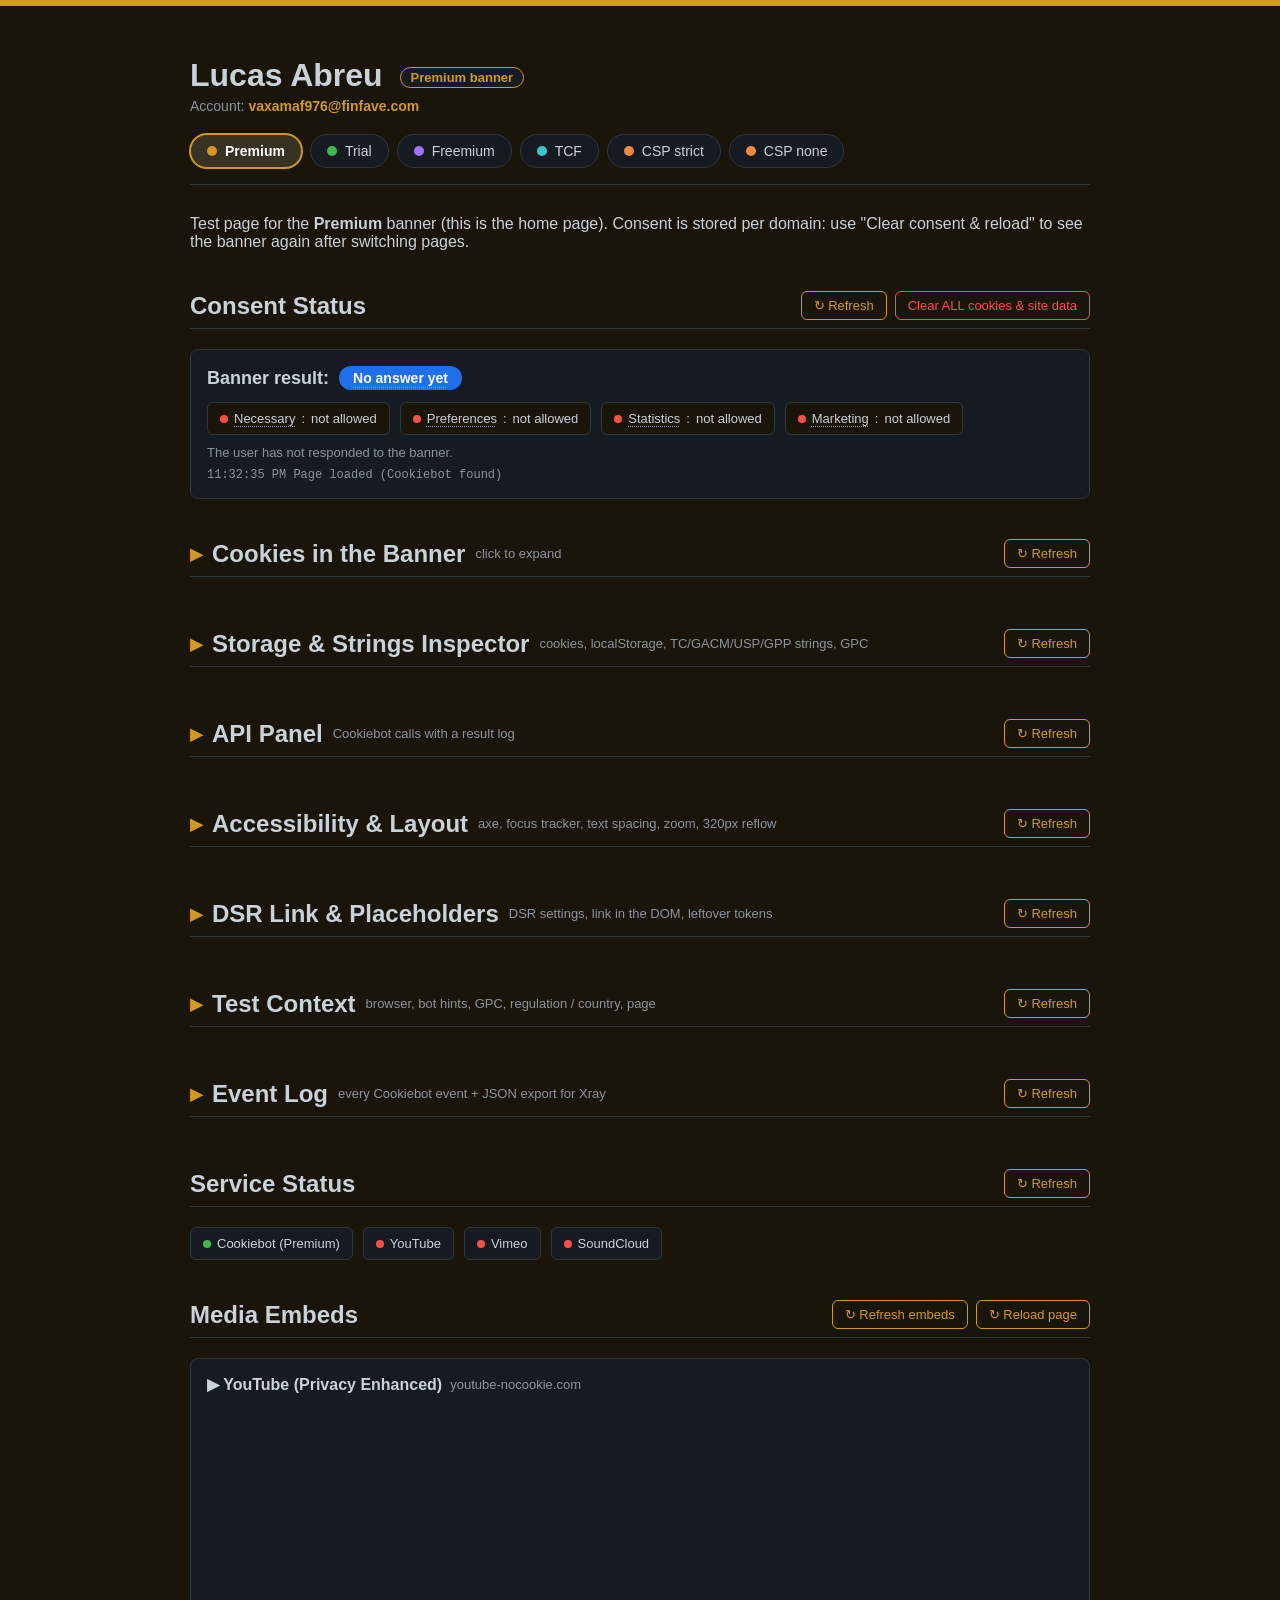
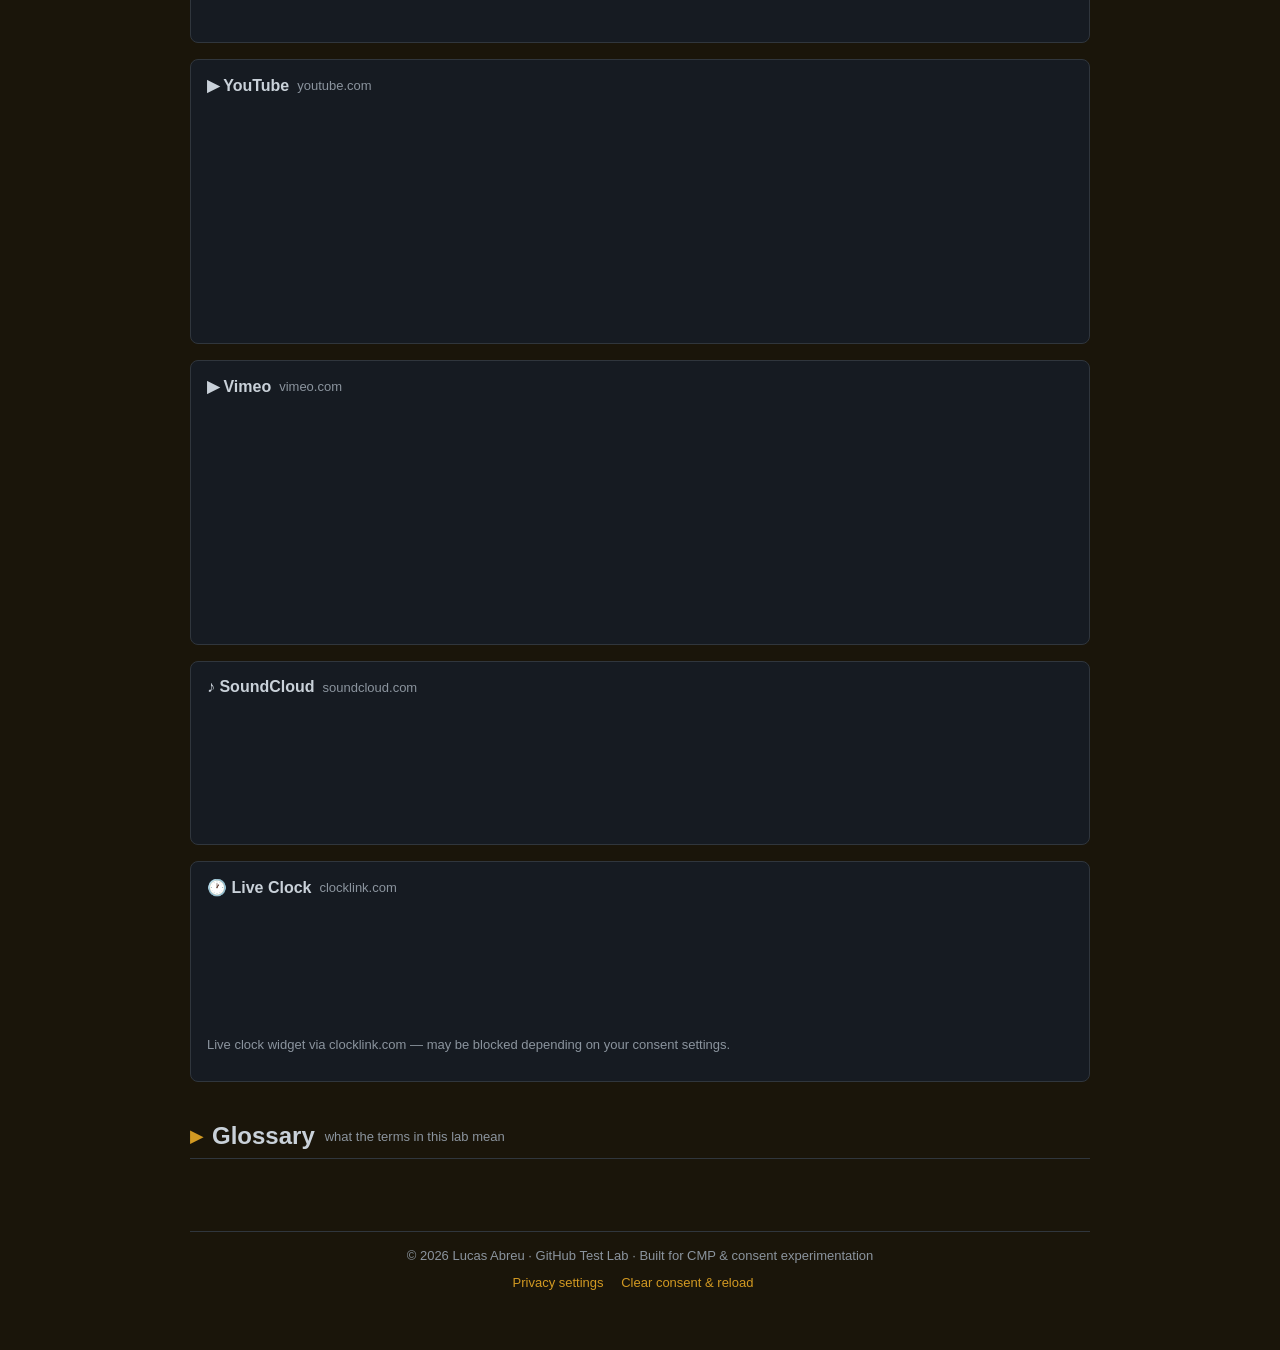
<file: index.html>
<!DOCTYPE html>
<html lang="en">
<head>
<meta charset="UTF-8">
<meta name="viewport" content="width=device-width, initial-scale=1.0">
<title>Premium Banner - Lucas Abreu</title>

<!-- Records Cookiebot events from the very start: keep it BEFORE the banner script -->
<script src="event-log.js?v=20261014a"></script>
<!-- Premium banner script (must load before any other script/tracker) -->
<script id="Cookiebot" src="https://dev-consent-cookiebot-com.cookiebot.dev/uc.js" data-cbid="b6cccea1-1f09-49ef-a409-1b42962cec18" data-blockingmode="auto" type="text/javascript"></script>

<link rel="stylesheet" href="style.css?v=20261014a">
</head>
<body class="page-premium">

<header>
  <h1>Lucas Abreu <span class="banner-tag">Premium banner</span></h1>
  <p class="account">Account: <strong>vaxamaf976@finfave.com</strong></p>
</header>

<nav aria-label="Banner pages">
  <a class="tab-premium" href="index.html" aria-current="page">Premium</a>
  <a class="tab-trial" href="trial.html">Trial</a>
  <a class="tab-freemium" href="freemium.html">Freemium</a>
  <a class="tab-tcf" href="tcf.html">TCF</a>
  <a class="tab-csp" href="csp-strict.html">CSP strict</a>
  <a class="tab-csp" href="csp-none.html">CSP none</a>
</nav>

<main>
  <p>Test page for the <strong>Premium</strong> banner (this is the home page). Consent is stored per domain: use "Clear consent &amp; reload" to see the banner again after switching pages.</p>

  <h2 class="with-action"><span data-tip="What the banner says the visitor chose right now (read from window.Cookiebot), plus the events that changed it.">Consent Status</span>
    <span class="btn-group">
    <button type="button" class="btn-refresh" data-tip="Re-read the consent the banner currently reports" onclick="refreshConsentStatus()">&#8635; Refresh</button>
    <button type="button" class="btn-danger" data-tip="Wipes cookies, storage and caches for this site, then reloads" onclick="clearAllSiteData()">Clear ALL cookies &amp; site data</button>
    </span>
  </h2>
  <div class="card pending" id="consent-panel">
    <div class="consent-summary">Banner result: <span class="badge">Checking…</span></div>
    <div class="consent-cats">
      <div class="consent-cat" id="cat-necessary"><span class="dot"></span> Necessary: <span class="val">–</span></div>
      <div class="consent-cat" id="cat-preferences"><span class="dot"></span> Preferences: <span class="val">–</span></div>
      <div class="consent-cat" id="cat-statistics"><span class="dot"></span> Statistics: <span class="val">–</span></div>
      <div class="consent-cat" id="cat-marketing"><span class="dot"></span> Marketing: <span class="val">–</span></div>
    </div>
    <div class="consent-meta" id="consent-meta"></div>
    <ul id="consent-log"></ul>
  </div>

  <details class="collapsible">
    <summary><span data-tip="The cookie list the banner shows to visitors, loaded from the Cookiebot server for this domain group.">Cookies in the Banner</span> <span class="hint">click to expand</span>
      <button type="button" class="btn-refresh" data-tip="Reload the cookie list from the banner server" onclick="loadCookieDeclaration()">&#8635; Refresh</button>
    </summary>
    <p id="cookie-declaration-msg"></p>
    <div id="cookie-declaration"></div>
  </details>

  <details class="collapsible">
    <summary><span data-tip="What the banner actually wrote: cookies and the TCF consent string. Use it to verify the stored result after answering.">Storage &amp; Strings Inspector</span> <span class="hint">cookies, localStorage, TC/GACM/USP/GPP strings, GPC</span></summary>
    <div class="card" id="inspector"></div>
  </details>

  <details class="collapsible">
    <summary><span data-tip="One button per Cookiebot API call, so you do not type them in the DevTools console. Every call is logged with its result.">API Panel</span> <span class="hint">Cookiebot calls with a result log</span></summary>
    <div class="card" id="api-panel"></div>
  </details>

  <details class="collapsible">
    <summary><span data-tip="Accessibility and layout checks of the banner only (not this page): axe rules, focus order, text spacing, zoom, 320px reflow.">Accessibility &amp; Layout</span> <span class="hint">axe, focus tracker, text spacing, zoom, 320px reflow</span></summary>
    <div class="card" id="a11y-panel"></div>
  </details>

  <details class="collapsible">
    <summary><span data-tip="The Data subject request (DSR) link in the banner: what the script received, whether the link and its container are in the DOM, and any [#PLACEHOLDER#] left unreplaced.">DSR Link &amp; Placeholders</span> <span class="hint">DSR settings, link in the DOM, leftover tokens</span></summary>
    <div class="card" id="dsr-panel"></div>
  </details>

  <details class="collapsible">
    <summary><span data-tip="In which conditions this test runs: browser, bot hints, privacy signals and what Cookiebot reports.">Test Context</span> <span class="hint">browser, bot hints, GPC, regulation / country, page</span></summary>
    <div class="card" id="test-context"></div>
  </details>

  <details class="collapsible">
    <summary><span data-tip="Every Cookiebot event with its time and the consent state, kept across reloads. Export it as JSON for Xray.">Event Log</span> <span class="hint">every Cookiebot event + JSON export for Xray</span></summary>
    <div class="card" id="event-log"></div>
  </details>

  <h2 class="with-action"><span data-tip="Green = the embed received its src, so Cookiebot allowed it. Red = still blocked, waiting for consent in its category.">Service Status</span>
    <button type="button" class="btn-refresh" data-tip="Re-check which services are loaded or blocked" onclick="refreshServiceStatus()">&#8635; Refresh</button>
  </h2>
  <div id="status-panel">
    <div class="status-item"><span class="dot loaded"></span> Cookiebot (Premium)</div>
    <div class="status-item"><span class="dot" id="dot-yt"></span> YouTube</div>
    <div class="status-item"><span class="dot" id="dot-vimeo"></span> Vimeo</div>
    <div class="status-item"><span class="dot" id="dot-sc"></span> SoundCloud</div>
  </div>

  <h2 class="with-action"><span data-tip="Third-party embeds marked data-cookieconsent=marketing. They load only after Marketing consent.">Media Embeds</span>
    <span class="btn-group">
      <button type="button" class="btn-refresh" data-tip="Re-run blocked scripts and reload loaded embeds" onclick="reloadEmbeds()">&#8635; Refresh embeds</button>
      <button type="button" class="btn-refresh" data-tip="Full reload: use this if an embed is still blocked after Allow" onclick="location.reload()">&#8635; Reload page</button>
    </span>
  </h2>

  <div class="card">
    <div class="card-title">▶ YouTube (Privacy Enhanced) <span class="domain">youtube-nocookie.com</span></div>
    <iframe id="frame-yt-nc" height="220" data-src="https://www.youtube-nocookie.com/embed/bp612TdEK1c" data-cookieconsent="marketing" allowfullscreen></iframe>
  </div>

  <div class="card">
    <div class="card-title">▶ YouTube <span class="domain">youtube.com</span></div>
    <iframe id="frame-yt" height="220" data-src="https://www.youtube.com/embed/tROVq1lW0IU" data-cookieconsent="marketing" allowfullscreen></iframe>
  </div>

  <div class="card">
    <div class="card-title">▶ Vimeo <span class="domain">vimeo.com</span></div>
    <iframe id="frame-vimeo" height="220" data-src="https://player.vimeo.com/video/76979871" data-cookieconsent="marketing" allowfullscreen></iframe>
  </div>

  <div class="card">
    <div class="card-title">♪ SoundCloud <span class="domain">soundcloud.com</span></div>
    <iframe id="frame-sc" height="120" data-src="https://w.soundcloud.com/player/?url=https%3A//api.soundcloud.com/tracks/1398648325&color=%2358a6ff&auto_play=false&show_artwork=true" data-cookieconsent="marketing"></iframe>
  </div>

  <div class="card">
    <div class="card-title">🕐 Live Clock <span class="domain">clocklink.com</span></div>
    <iframe height="120" src="https://www.clocklink.com/html5embed.php?clock=004&timezone=ACST&color=green&size=120"></iframe>
    <p class="note">Live clock widget via clocklink.com — may be blocked depending on your consent settings.</p>
  </div>

  <details class="collapsible">
    <summary><span data-tip="What every technical term used in this lab means. Terms with a dotted underline also explain themselves on hover, focus or tap.">Glossary</span> <span class="hint">what the terms in this lab mean</span></summary>
    <div class="card" id="glossary"></div>
  </details>
</main>

<footer>
  &copy; 2026 Lucas Abreu · GitHub Test Lab · Built for CMP & consent experimentation
  <div class="tools">
    <a data-tip="Reopen the banner" onclick="window.Cookiebot && window.Cookiebot.show()">Privacy settings</a>
    <a data-tip="Delete only the consent cookies and reload" onclick="clearConsent()">Clear consent &amp; reload</a>
  </div>
</footer>

<script src="status.js?v=20261014a"></script>
<script src="lab-ui.js?v=20261014a"></script>
<script src="inspector.js?v=20261014a"></script>
<script src="api-panel.js?v=20261014a"></script>
<script src="a11y-panel.js?v=20261014a"></script>
<script src="dsr-panel.js?v=20261014b"></script>
<script src="context-panel.js?v=20261014a"></script>
<script src="events-panel.js?v=20261014a"></script>
<script src="glossary.js?v=20261014a"></script>

</body>
</html>
</file>
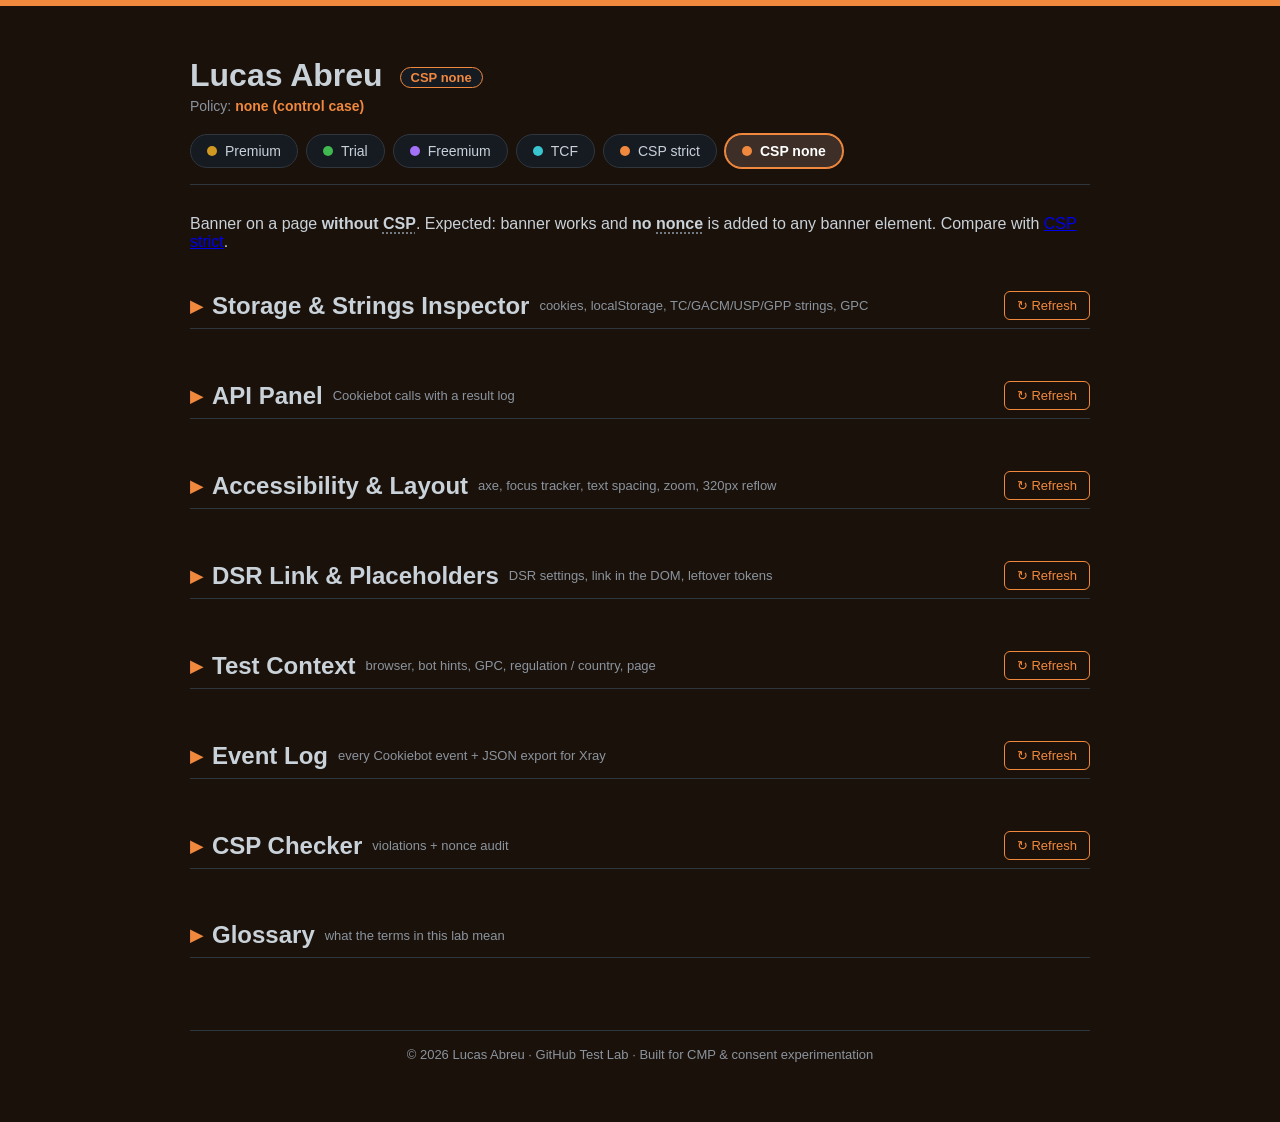
<file: csp-none.html>
<!DOCTYPE html>
<html lang="en">
<head>
<meta charset="UTF-8">
<meta name="viewport" content="width=device-width, initial-scale=1.0">
<title>CSP None - Lucas Abreu</title>

<!--
  CONTROL PAGE: identical to csp-strict.html but WITHOUT any CSP and WITHOUT a nonce.
  Covers: EUD-6153 (no nonce is added to banner elements on pages without a CSP).
  Do not add a CSP <meta> here; the checker detects "no CSP" by its absence.
-->

<script src="event-log.js?v=20261014a"></script>
<script src="lab-ui.js?v=20261014a"></script>
<script src="csp-checker.js?v=20261014a"></script>

<script id="Cookiebot" src="https://dev-consent-cookiebot-com.cookiebot.dev/uc.js" data-cbid="d45d85e4-ae7a-4fc0-9187-d580391adfb0" type="text/javascript"></script>

<link rel="stylesheet" href="style.css?v=20261014a">
</head>
<body class="page-csp">

<header>
  <h1>Lucas Abreu <span class="banner-tag">CSP none</span></h1>
  <p class="account">Policy: <strong>none (control case)</strong></p>
</header>

<nav aria-label="Banner pages">
  <a class="tab-premium" href="index.html">Premium</a>
  <a class="tab-trial" href="trial.html">Trial</a>
  <a class="tab-freemium" href="freemium.html">Freemium</a>
  <a class="tab-tcf" href="tcf.html">TCF</a>
  <a class="tab-csp" href="csp-strict.html">CSP strict</a>
  <a class="tab-csp" href="csp-none.html" aria-current="page">CSP none</a>
</nav>

<main>
  <p>Banner on a page <strong>without CSP</strong>. Expected: banner works and <strong>no nonce</strong> is added to any banner element. Compare with <a href="csp-strict.html">CSP strict</a>.</p>

  <details class="collapsible">
    <summary><span data-tip="What the banner actually wrote: cookies and the TCF consent string. Use it to verify the stored result after answering.">Storage &amp; Strings Inspector</span> <span class="hint">cookies, localStorage, TC/GACM/USP/GPP strings, GPC</span></summary>
    <div class="card" id="inspector"></div>
  </details>

  <details class="collapsible">
    <summary><span data-tip="One button per Cookiebot API call, so you do not type them in the DevTools console. Every call is logged with its result.">API Panel</span> <span class="hint">Cookiebot calls with a result log</span></summary>
    <div class="card" id="api-panel"></div>
  </details>

  <details class="collapsible">
    <summary><span data-tip="Accessibility and layout checks of the banner only (not this page): axe rules, focus order, text spacing, zoom, 320px reflow.">Accessibility &amp; Layout</span> <span class="hint">axe, focus tracker, text spacing, zoom, 320px reflow</span></summary>
    <div class="card" id="a11y-panel"></div>
  </details>

  <details class="collapsible">
    <summary><span data-tip="The Data subject request (DSR) link in the banner: what the script received, whether the link and its container are in the DOM, and any [#PLACEHOLDER#] left unreplaced.">DSR Link &amp; Placeholders</span> <span class="hint">DSR settings, link in the DOM, leftover tokens</span></summary>
    <div class="card" id="dsr-panel"></div>
  </details>

  <details class="collapsible">
    <summary><span data-tip="In which conditions this test runs: browser, bot hints, privacy signals and what Cookiebot reports.">Test Context</span> <span class="hint">browser, bot hints, GPC, regulation / country, page</span></summary>
    <div class="card" id="test-context"></div>
  </details>

  <details class="collapsible">
    <summary><span data-tip="Every Cookiebot event with its time and the consent state, kept across reloads. Export it as JSON for Xray.">Event Log</span> <span class="hint">every Cookiebot event + JSON export for Xray</span></summary>
    <div class="card" id="event-log"></div>
  </details>

  <details class="collapsible">
    <summary><span data-tip="CSP violations of this page, and whether every script / style created by the banner carries the page nonce.">CSP Checker</span> <span class="hint">violations + nonce audit</span></summary>
    <div class="card" id="csp-checker"></div>
  </details>

  <details class="collapsible">
    <summary><span data-tip="What every technical term used in this lab means. Terms with a dotted underline also explain themselves on hover, focus or tap.">Glossary</span> <span class="hint">what the terms in this lab mean</span></summary>
    <div class="card" id="glossary"></div>
  </details>
</main>

<footer>
  &copy; 2026 Lucas Abreu · GitHub Test Lab · Built for CMP &amp; consent experimentation
</footer>

<script src="inspector.js?v=20261014a"></script>
<script src="api-panel.js?v=20261014a"></script>
<script src="a11y-panel.js?v=20261014a"></script>
<script src="dsr-panel.js?v=20261014b"></script>
<script src="context-panel.js?v=20261014a"></script>
<script src="events-panel.js?v=20261014a"></script>
<script src="glossary.js?v=20261014a"></script>
</body>
</html>
</file>
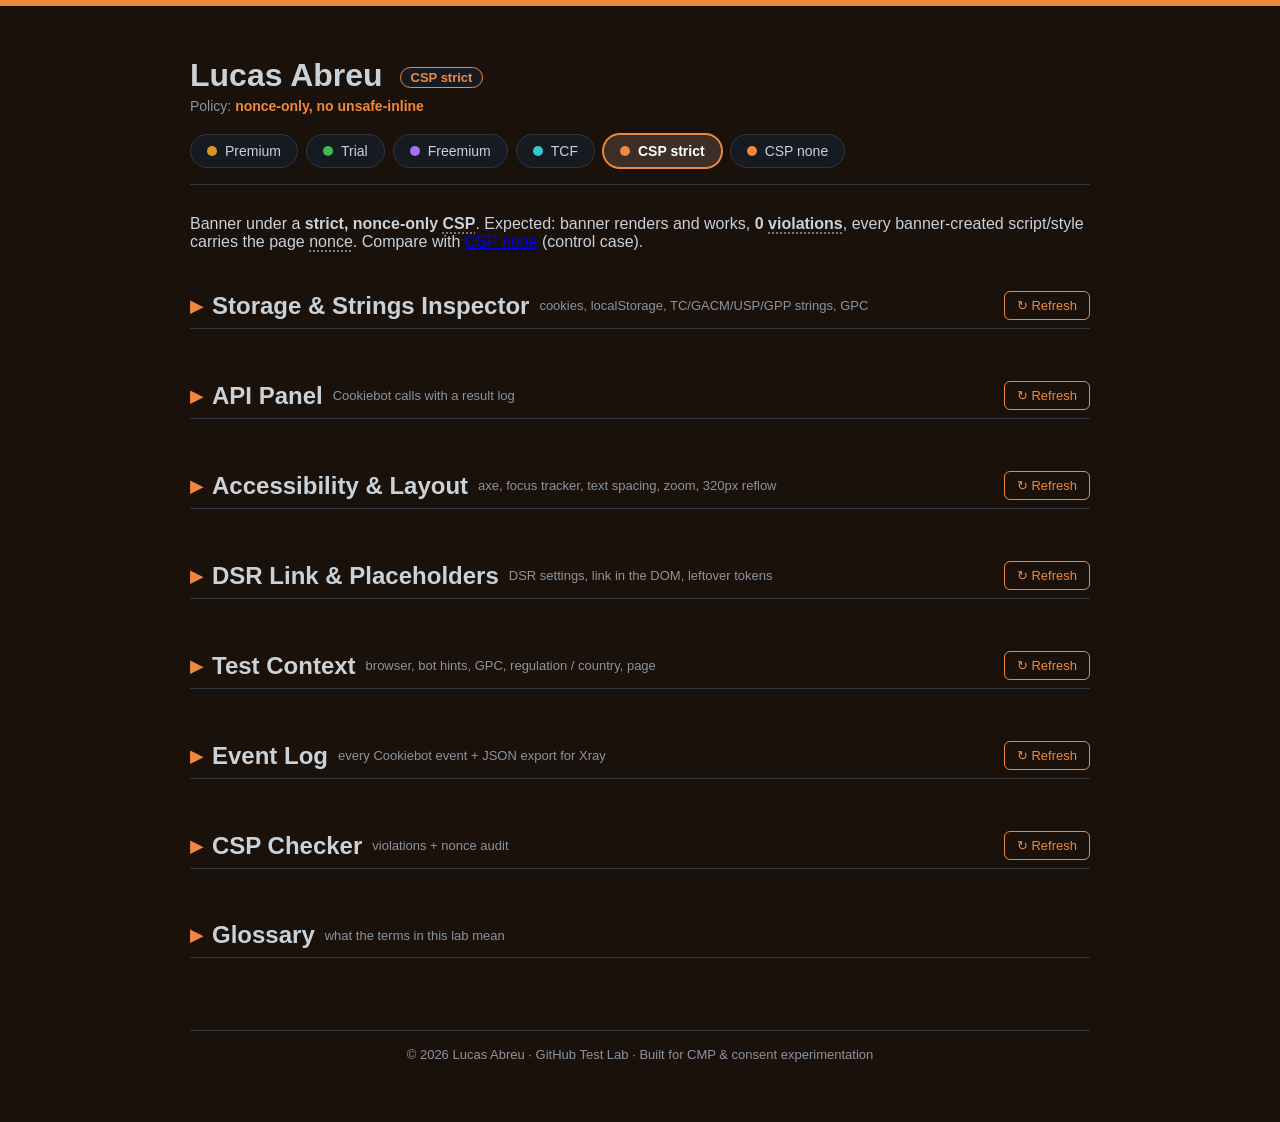
<file: csp-strict.html>
<!DOCTYPE html>
<html lang="en">
<head>
<meta charset="UTF-8">
<meta name="viewport" content="width=device-width, initial-scale=1.0">
<title>CSP Strict - Lucas Abreu</title>

<!--
  STRICT CSP TEST PAGE (nonce-only, NO 'unsafe-inline')
  Covers: EUD-6150, EUD-6151, EUD-6152, EUD-6244.

  1. The <meta> CSP MUST stay the first thing in <head>: it only protects what comes after it.
  2. GitHub Pages cannot send HTTP headers, so the policy is a <meta> and the nonce is a FIXED
     value below. A real site would generate a new nonce per request. That is fine for
     testing banner behaviour, NOT a security example.
  3. To change the nonce, edit it in the 3 places below (meta style-src, meta script-src, Cookiebot tag).
  4. Do NOT add inline <script>, inline style="" attributes or onclick="" handlers to this page:
     they would be blocked and show up as violations that are not the banner's fault.
  5. connect-src / frame-src / img-src allow the Cookiebot domains. If a request to a
     new domain is blocked, the checker shows it with the blocked URL; add it here only if it is
     legitimately part of the banner.
-->
<meta http-equiv="Content-Security-Policy" content="default-src 'none'; script-src 'self' 'nonce-labNonce2026'; style-src 'self' 'nonce-labNonce2026'; connect-src 'self' https://*.cookiebot.dev https://*.cookiebot.com; img-src 'self' data: https:; font-src 'self' data: https:; frame-src https:; base-uri 'self'; form-action 'self'">

<!-- Listeners first, so violations fired while the banner loads are captured -->
<script src="event-log.js?v=20261014a"></script>
<script src="lab-ui.js?v=20261014a"></script>
<script src="csp-checker.js?v=20261014a"></script>

<!-- Banner script. The nonce attribute is how the banner learns the page nonce (check EUD-6151 if elements come out without it). -->
<script id="Cookiebot" nonce="labNonce2026" src="https://dev-consent-cookiebot-com.cookiebot.dev/uc.js" data-cbid="b6cccea1-1f09-49ef-a409-1b42962cec18" type="text/javascript"></script>

<link rel="stylesheet" href="style.css?v=20261014a">
</head>
<body class="page-csp">

<header>
  <h1>Lucas Abreu <span class="banner-tag">CSP strict</span></h1>
  <p class="account">Policy: <strong>nonce-only, no unsafe-inline</strong></p>
</header>

<nav aria-label="Banner pages">
  <a class="tab-premium" href="index.html">Premium</a>
  <a class="tab-trial" href="trial.html">Trial</a>
  <a class="tab-freemium" href="freemium.html">Freemium</a>
  <a class="tab-tcf" href="tcf.html">TCF</a>
  <a class="tab-csp" href="csp-strict.html" aria-current="page">CSP strict</a>
  <a class="tab-csp" href="csp-none.html">CSP none</a>
</nav>

<main>
  <p>Banner under a <strong>strict, nonce-only CSP</strong>. Expected: banner renders and works, <strong>0 violations</strong>, every banner-created script/style carries the page nonce. Compare with <a href="csp-none.html">CSP none</a> (control case).</p>

  <details class="collapsible">
    <summary><span data-tip="What the banner actually wrote: cookies and the TCF consent string. Use it to verify the stored result after answering.">Storage &amp; Strings Inspector</span> <span class="hint">cookies, localStorage, TC/GACM/USP/GPP strings, GPC</span></summary>
    <div class="card" id="inspector"></div>
  </details>

  <details class="collapsible">
    <summary><span data-tip="One button per Cookiebot API call, so you do not type them in the DevTools console. Every call is logged with its result.">API Panel</span> <span class="hint">Cookiebot calls with a result log</span></summary>
    <div class="card" id="api-panel"></div>
  </details>

  <details class="collapsible">
    <summary><span data-tip="Accessibility and layout checks of the banner only (not this page): axe rules, focus order, text spacing, zoom, 320px reflow.">Accessibility &amp; Layout</span> <span class="hint">axe, focus tracker, text spacing, zoom, 320px reflow</span></summary>
    <div class="card" id="a11y-panel"></div>
  </details>

  <details class="collapsible">
    <summary><span data-tip="The Data subject request (DSR) link in the banner: what the script received, whether the link and its container are in the DOM, and any [#PLACEHOLDER#] left unreplaced.">DSR Link &amp; Placeholders</span> <span class="hint">DSR settings, link in the DOM, leftover tokens</span></summary>
    <div class="card" id="dsr-panel"></div>
  </details>

  <details class="collapsible">
    <summary><span data-tip="In which conditions this test runs: browser, bot hints, privacy signals and what Cookiebot reports.">Test Context</span> <span class="hint">browser, bot hints, GPC, regulation / country, page</span></summary>
    <div class="card" id="test-context"></div>
  </details>

  <details class="collapsible">
    <summary><span data-tip="Every Cookiebot event with its time and the consent state, kept across reloads. Export it as JSON for Xray.">Event Log</span> <span class="hint">every Cookiebot event + JSON export for Xray</span></summary>
    <div class="card" id="event-log"></div>
  </details>

  <details class="collapsible">
    <summary><span data-tip="CSP violations of this page, and whether every script / style created by the banner carries the page nonce.">CSP Checker</span> <span class="hint">violations + nonce audit</span></summary>
    <div class="card" id="csp-checker"></div>
  </details>

  <details class="collapsible">
    <summary><span data-tip="What every technical term used in this lab means. Terms with a dotted underline also explain themselves on hover, focus or tap.">Glossary</span> <span class="hint">what the terms in this lab mean</span></summary>
    <div class="card" id="glossary"></div>
  </details>
</main>

<footer>
  &copy; 2026 Lucas Abreu · GitHub Test Lab · Built for CMP &amp; consent experimentation
</footer>

<script src="inspector.js?v=20261014a"></script>
<script src="api-panel.js?v=20261014a"></script>
<script src="a11y-panel.js?v=20261014a"></script>
<script src="dsr-panel.js?v=20261014b"></script>
<script src="context-panel.js?v=20261014a"></script>
<script src="events-panel.js?v=20261014a"></script>
<script src="glossary.js?v=20261014a"></script>
</body>
</html>
</file>
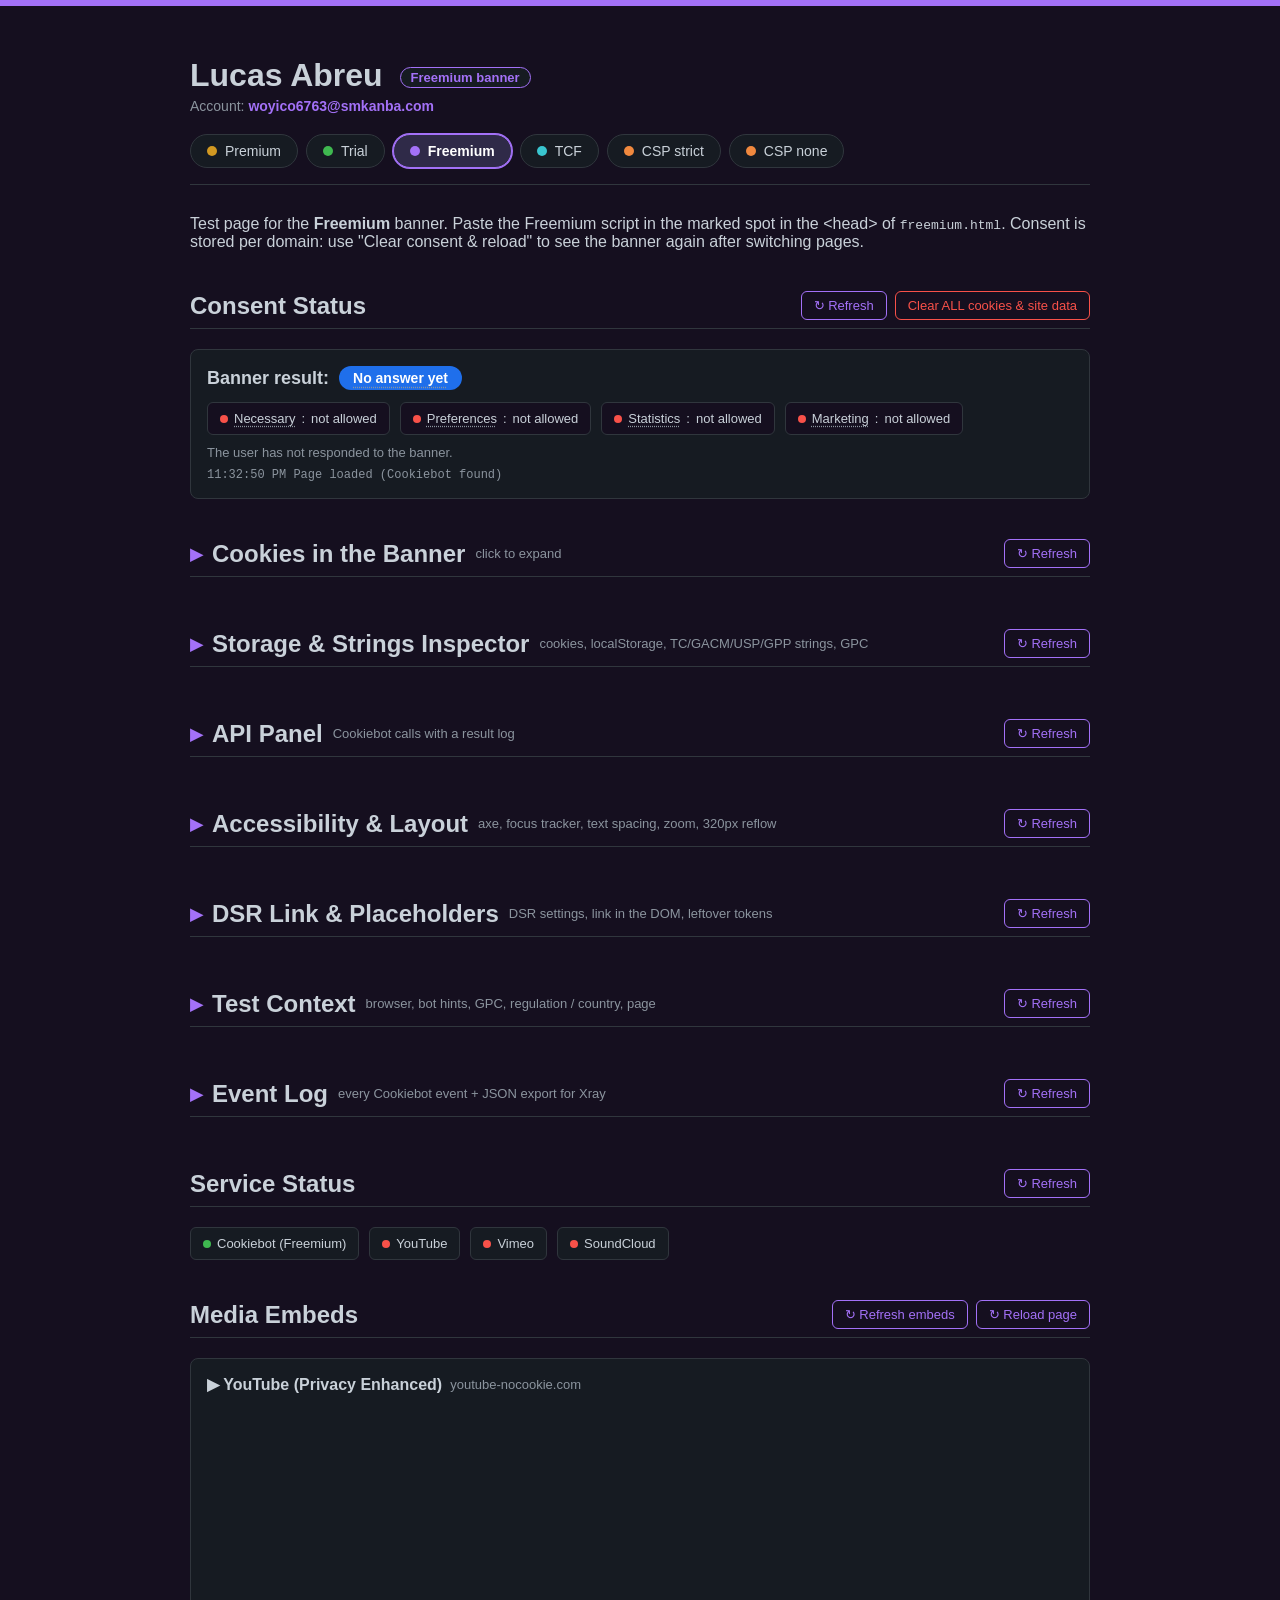
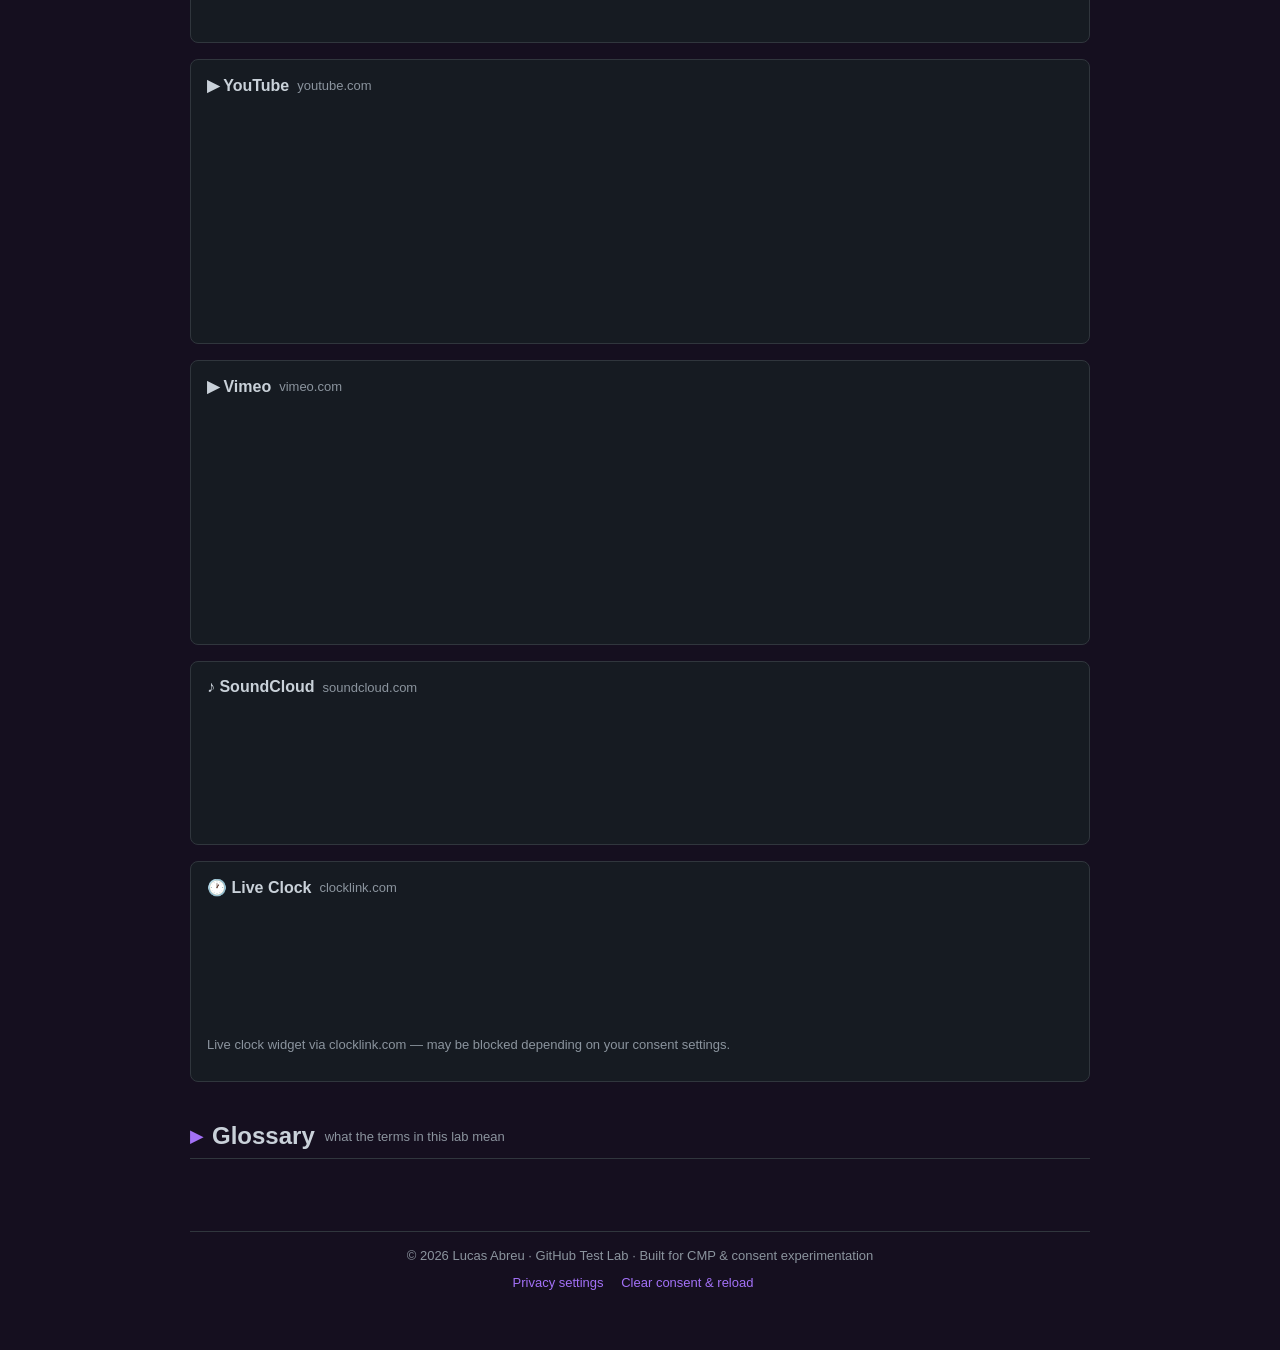
<file: freemium.html>
<!DOCTYPE html>
<html lang="en">
<head>
<meta charset="UTF-8">
<meta name="viewport" content="width=device-width, initial-scale=1.0">
<title>Freemium Banner - Lucas Abreu</title>

<!-- Records Cookiebot events from the very start: keep it BEFORE the banner script -->
<script src="event-log.js?v=20261014a"></script>
<!-- ▼▼▼ PASTE THE FREEMIUM BANNER SCRIPT HERE (must load before any other script/tracker) ▼▼▼ -->
<!--
<script id="Cookiebot" src="https://.../uc.js" data-cbid="YOUR-FREEMIUM-CBID" data-blockingmode="auto" type="text/javascript"></script>
-->
<!-- ▲▲▲ END OF FREEMIUM BANNER SCRIPT ▲▲▲ -->

<script id="Cookiebot" src="https://dev-consent-cookiebot-com.cookiebot.dev/uc.js" data-cbid="8a604696-3143-4413-8b13-84ddc6e3dfbe"  type="text/javascript"></script>

<link rel="stylesheet" href="style.css?v=20261014a">
</head>
<body class="page-freemium">

<header>
  <h1>Lucas Abreu <span class="banner-tag">Freemium banner</span></h1>
  <p class="account">Account: <strong>woyico6763@smkanba.com</strong></p>
</header>

<nav aria-label="Banner pages">
  <a class="tab-premium" href="index.html">Premium</a>
  <a class="tab-trial" href="trial.html">Trial</a>
  <a class="tab-freemium" href="freemium.html" aria-current="page">Freemium</a>
  <a class="tab-tcf" href="tcf.html">TCF</a>
  <a class="tab-csp" href="csp-strict.html">CSP strict</a>
  <a class="tab-csp" href="csp-none.html">CSP none</a>
</nav>

<main>
  <p>Test page for the <strong>Freemium</strong> banner. Paste the Freemium script in the marked spot in the &lt;head&gt; of <code>freemium.html</code>. Consent is stored per domain: use "Clear consent &amp; reload" to see the banner again after switching pages.</p>

  <h2 class="with-action"><span data-tip="What the banner says the visitor chose right now (read from window.Cookiebot), plus the events that changed it.">Consent Status</span>
    <span class="btn-group">
    <button type="button" class="btn-refresh" data-tip="Re-read the consent the banner currently reports" onclick="refreshConsentStatus()">&#8635; Refresh</button>
    <button type="button" class="btn-danger" data-tip="Wipes cookies, storage and caches for this site, then reloads" onclick="clearAllSiteData()">Clear ALL cookies &amp; site data</button>
    </span>
  </h2>
  <div class="card pending" id="consent-panel">
    <div class="consent-summary">Banner result: <span class="badge">Checking…</span></div>
    <div class="consent-cats">
      <div class="consent-cat" id="cat-necessary"><span class="dot"></span> Necessary: <span class="val">–</span></div>
      <div class="consent-cat" id="cat-preferences"><span class="dot"></span> Preferences: <span class="val">–</span></div>
      <div class="consent-cat" id="cat-statistics"><span class="dot"></span> Statistics: <span class="val">–</span></div>
      <div class="consent-cat" id="cat-marketing"><span class="dot"></span> Marketing: <span class="val">–</span></div>
    </div>
    <div class="consent-meta" id="consent-meta"></div>
    <ul id="consent-log"></ul>
  </div>

  <details class="collapsible">
    <summary><span data-tip="The cookie list the banner shows to visitors, loaded from the Cookiebot server for this domain group.">Cookies in the Banner</span> <span class="hint">click to expand</span>
      <button type="button" class="btn-refresh" data-tip="Reload the cookie list from the banner server" onclick="loadCookieDeclaration()">&#8635; Refresh</button>
    </summary>
    <p id="cookie-declaration-msg"></p>
    <div id="cookie-declaration"></div>
  </details>

  <details class="collapsible">
    <summary><span data-tip="What the banner actually wrote: cookies and the TCF consent string. Use it to verify the stored result after answering.">Storage &amp; Strings Inspector</span> <span class="hint">cookies, localStorage, TC/GACM/USP/GPP strings, GPC</span></summary>
    <div class="card" id="inspector"></div>
  </details>

  <details class="collapsible">
    <summary><span data-tip="One button per Cookiebot API call, so you do not type them in the DevTools console. Every call is logged with its result.">API Panel</span> <span class="hint">Cookiebot calls with a result log</span></summary>
    <div class="card" id="api-panel"></div>
  </details>

  <details class="collapsible">
    <summary><span data-tip="Accessibility and layout checks of the banner only (not this page): axe rules, focus order, text spacing, zoom, 320px reflow.">Accessibility &amp; Layout</span> <span class="hint">axe, focus tracker, text spacing, zoom, 320px reflow</span></summary>
    <div class="card" id="a11y-panel"></div>
  </details>

  <details class="collapsible">
    <summary><span data-tip="The Data subject request (DSR) link in the banner: what the script received, whether the link and its container are in the DOM, and any [#PLACEHOLDER#] left unreplaced.">DSR Link &amp; Placeholders</span> <span class="hint">DSR settings, link in the DOM, leftover tokens</span></summary>
    <div class="card" id="dsr-panel"></div>
  </details>

  <details class="collapsible">
    <summary><span data-tip="In which conditions this test runs: browser, bot hints, privacy signals and what Cookiebot reports.">Test Context</span> <span class="hint">browser, bot hints, GPC, regulation / country, page</span></summary>
    <div class="card" id="test-context"></div>
  </details>

  <details class="collapsible">
    <summary><span data-tip="Every Cookiebot event with its time and the consent state, kept across reloads. Export it as JSON for Xray.">Event Log</span> <span class="hint">every Cookiebot event + JSON export for Xray</span></summary>
    <div class="card" id="event-log"></div>
  </details>

  <h2 class="with-action"><span data-tip="Green = the embed received its src, so Cookiebot allowed it. Red = still blocked, waiting for consent in its category.">Service Status</span>
    <button type="button" class="btn-refresh" data-tip="Re-check which services are loaded or blocked" onclick="refreshServiceStatus()">&#8635; Refresh</button>
  </h2>
  <div id="status-panel">
    <div class="status-item"><span class="dot loaded"></span> Cookiebot (Freemium)</div>
    <div class="status-item"><span class="dot" id="dot-yt"></span> YouTube</div>
    <div class="status-item"><span class="dot" id="dot-vimeo"></span> Vimeo</div>
    <div class="status-item"><span class="dot" id="dot-sc"></span> SoundCloud</div>
  </div>

  <h2 class="with-action"><span data-tip="Third-party embeds marked data-cookieconsent=marketing. They load only after Marketing consent.">Media Embeds</span>
    <span class="btn-group">
      <button type="button" class="btn-refresh" data-tip="Re-run blocked scripts and reload loaded embeds" onclick="reloadEmbeds()">&#8635; Refresh embeds</button>
      <button type="button" class="btn-refresh" data-tip="Full reload: use this if an embed is still blocked after Allow" onclick="location.reload()">&#8635; Reload page</button>
    </span>
  </h2>

  <div class="card">
    <div class="card-title">▶ YouTube (Privacy Enhanced) <span class="domain">youtube-nocookie.com</span></div>
    <iframe id="frame-yt-nc" height="220" data-src="https://www.youtube-nocookie.com/embed/bp612TdEK1c" data-cookieconsent="marketing" allowfullscreen></iframe>
  </div>

  <div class="card">
    <div class="card-title">▶ YouTube <span class="domain">youtube.com</span></div>
    <iframe id="frame-yt" height="220" data-src="https://www.youtube.com/embed/tROVq1lW0IU" data-cookieconsent="marketing" allowfullscreen></iframe>
  </div>

  <div class="card">
    <div class="card-title">▶ Vimeo <span class="domain">vimeo.com</span></div>
    <iframe id="frame-vimeo" height="220" data-src="https://player.vimeo.com/video/76979871" data-cookieconsent="marketing" allowfullscreen></iframe>
  </div>

  <div class="card">
    <div class="card-title">♪ SoundCloud <span class="domain">soundcloud.com</span></div>
    <iframe id="frame-sc" height="120" data-src="https://w.soundcloud.com/player/?url=https%3A//api.soundcloud.com/tracks/1398648325&color=%2358a6ff&auto_play=false&show_artwork=true" data-cookieconsent="marketing"></iframe>
  </div>

  <div class="card">
    <div class="card-title">🕐 Live Clock <span class="domain">clocklink.com</span></div>
    <iframe height="120" src="https://www.clocklink.com/html5embed.php?clock=004&timezone=ACST&color=green&size=120"></iframe>
    <p class="note">Live clock widget via clocklink.com — may be blocked depending on your consent settings.</p>
  </div>

  <details class="collapsible">
    <summary><span data-tip="What every technical term used in this lab means. Terms with a dotted underline also explain themselves on hover, focus or tap.">Glossary</span> <span class="hint">what the terms in this lab mean</span></summary>
    <div class="card" id="glossary"></div>
  </details>
</main>

<footer>
  &copy; 2026 Lucas Abreu · GitHub Test Lab · Built for CMP & consent experimentation
  <div class="tools">
    <a data-tip="Reopen the banner" onclick="window.Cookiebot && window.Cookiebot.show()">Privacy settings</a>
    <a data-tip="Delete only the consent cookies and reload" onclick="clearConsent()">Clear consent &amp; reload</a>
  </div>
</footer>

<script src="status.js?v=20261014a"></script>
<script src="lab-ui.js?v=20261014a"></script>
<script src="inspector.js?v=20261014a"></script>
<script src="api-panel.js?v=20261014a"></script>
<script src="a11y-panel.js?v=20261014a"></script>
<script src="dsr-panel.js?v=20261014b"></script>
<script src="context-panel.js?v=20261014a"></script>
<script src="events-panel.js?v=20261014a"></script>
<script src="glossary.js?v=20261014a"></script>
</body>
</html>
</file>
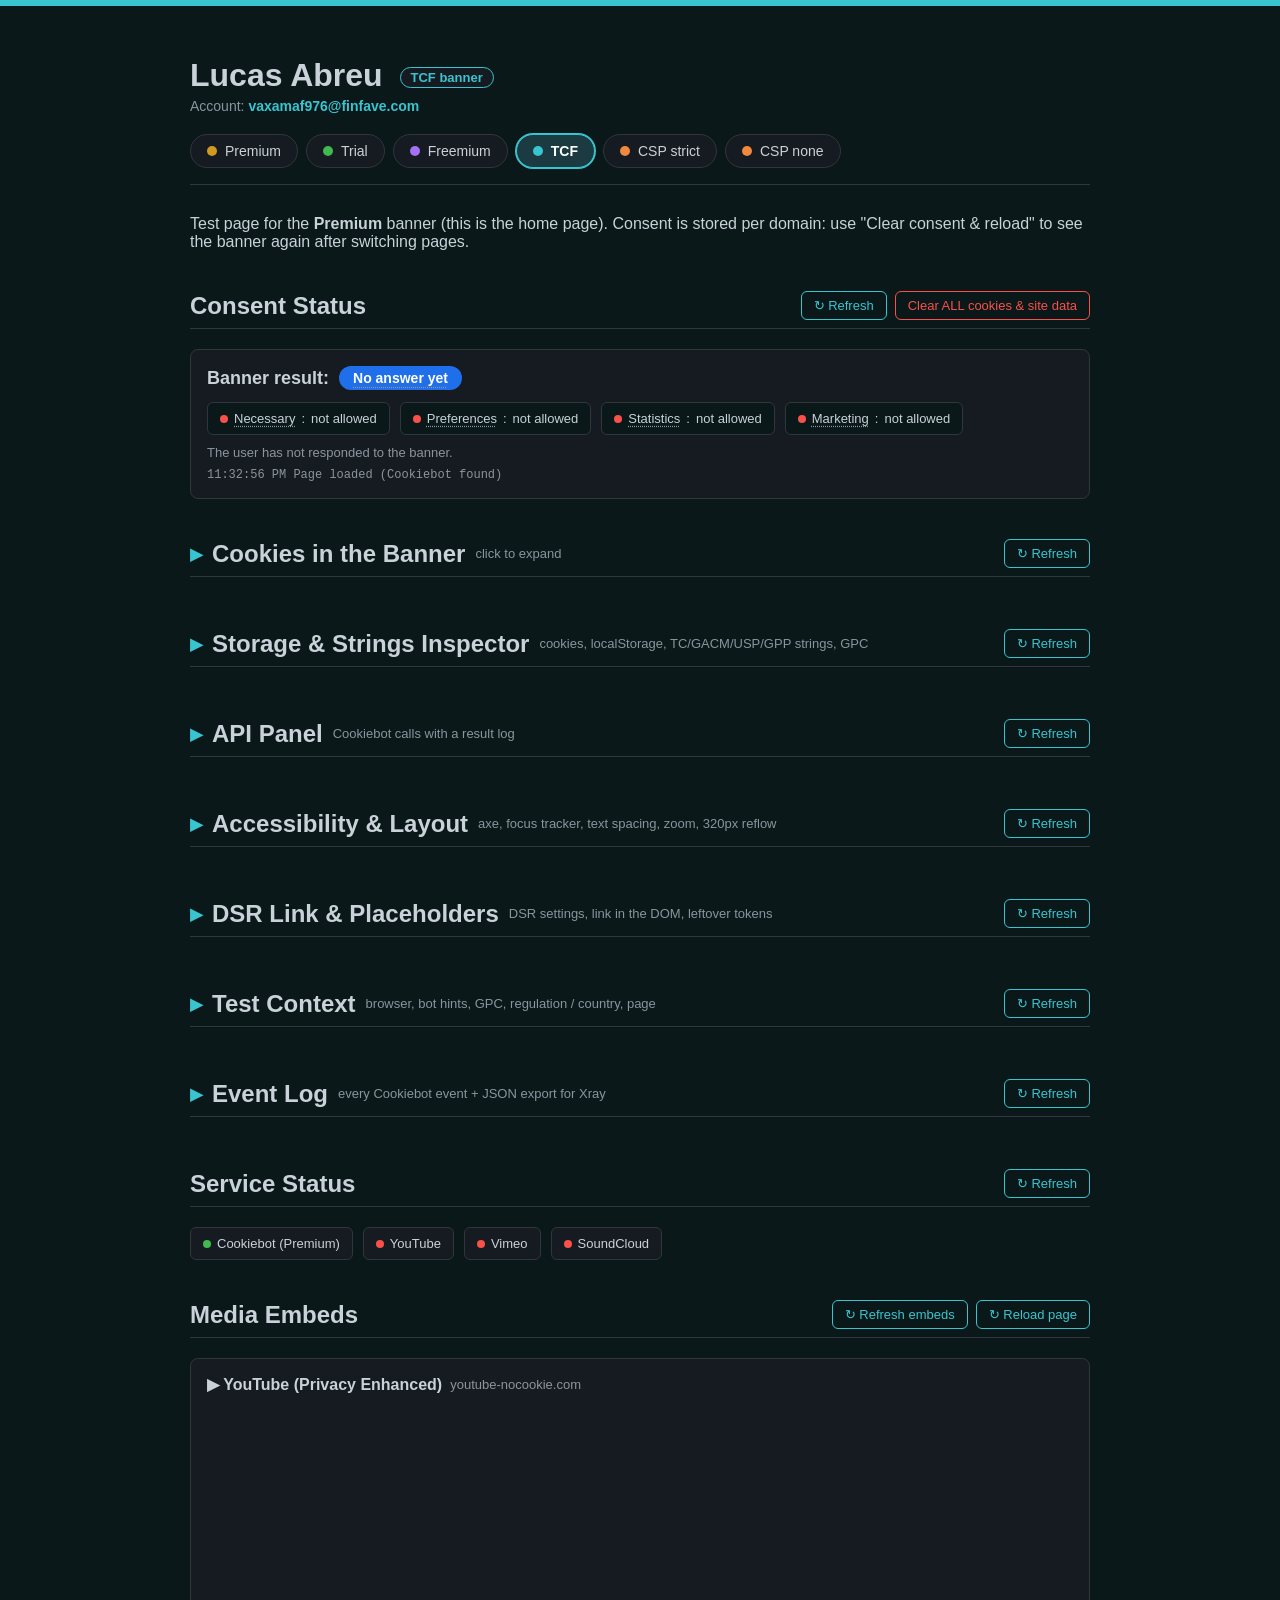
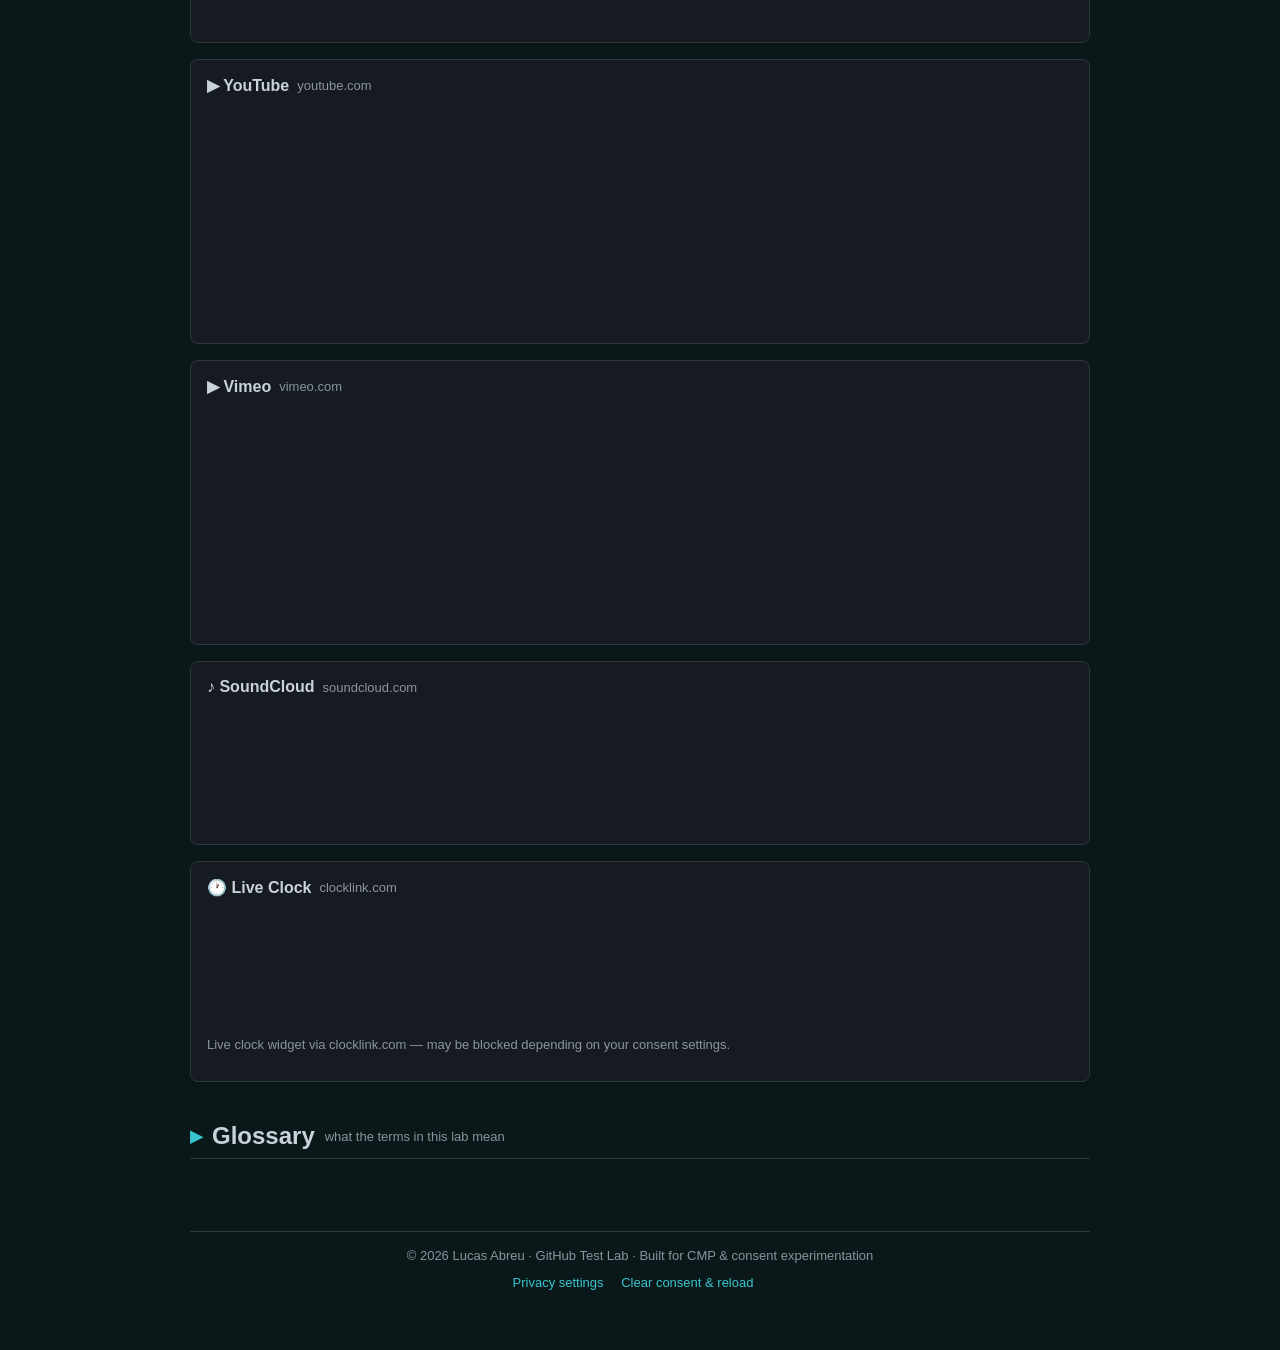
<file: tcf.html>
<!DOCTYPE html>
<html lang="en">
<head>
<meta charset="UTF-8">
<meta name="viewport" content="width=device-width, initial-scale=1.0">
<title>TCF Banner - Lucas Abreu</title>

<!-- Records Cookiebot events from the very start: keep it BEFORE the banner script -->
<script src="event-log.js?v=20261014a"></script>
<!-- Premium banner script, TCF v2.3 forced by the framework attribute (must load before any other script/tracker) -->
<script id="Cookiebot" src="https://dev-consent-cookiebot-com.cookiebot.dev/uc.js" data-cbid="b6cccea1-1f09-49ef-a409-1b42962cec18" data-framework="TCFv2.3" data-blockingmode="auto" type="text/javascript"></script>

<link rel="stylesheet" href="style.css?v=20261014a">
</head>
<body class="page-tcf">

<header>
  <h1>Lucas Abreu <span class="banner-tag">TCF banner</span></h1>
  <p class="account">Account: <strong>vaxamaf976@finfave.com</strong></p>
</header>

<nav aria-label="Banner pages">
  <a class="tab-premium" href="index.html">Premium</a>
  <a class="tab-trial" href="trial.html">Trial</a>
  <a class="tab-freemium" href="freemium.html">Freemium</a>
  <a class="tab-tcf" href="tcf.html" aria-current="page">TCF</a>
  <a class="tab-csp" href="csp-strict.html">CSP strict</a>
  <a class="tab-csp" href="csp-none.html">CSP none</a>
</nav>

<main>
  <p>Test page for the <strong>Premium</strong> banner (this is the home page). Consent is stored per domain: use "Clear consent &amp; reload" to see the banner again after switching pages.</p>

  <h2 class="with-action"><span data-tip="What the banner says the visitor chose right now (read from window.Cookiebot), plus the events that changed it.">Consent Status</span>
    <span class="btn-group">
    <button type="button" class="btn-refresh" data-tip="Re-read the consent the banner currently reports" onclick="refreshConsentStatus()">&#8635; Refresh</button>
    <button type="button" class="btn-danger" data-tip="Wipes cookies, storage and caches for this site, then reloads" onclick="clearAllSiteData()">Clear ALL cookies &amp; site data</button>
    </span>
  </h2>
  <div class="card pending" id="consent-panel">
    <div class="consent-summary">Banner result: <span class="badge">Checking…</span></div>
    <div class="consent-cats">
      <div class="consent-cat" id="cat-necessary"><span class="dot"></span> Necessary: <span class="val">–</span></div>
      <div class="consent-cat" id="cat-preferences"><span class="dot"></span> Preferences: <span class="val">–</span></div>
      <div class="consent-cat" id="cat-statistics"><span class="dot"></span> Statistics: <span class="val">–</span></div>
      <div class="consent-cat" id="cat-marketing"><span class="dot"></span> Marketing: <span class="val">–</span></div>
    </div>
    <div class="consent-meta" id="consent-meta"></div>
    <ul id="consent-log"></ul>
  </div>

  <details class="collapsible">
    <summary><span data-tip="The cookie list the banner shows to visitors, loaded from the Cookiebot server for this domain group.">Cookies in the Banner</span> <span class="hint">click to expand</span>
      <button type="button" class="btn-refresh" data-tip="Reload the cookie list from the banner server" onclick="loadCookieDeclaration()">&#8635; Refresh</button>
    </summary>
    <p id="cookie-declaration-msg"></p>
    <div id="cookie-declaration"></div>
  </details>

  <details class="collapsible">
    <summary><span data-tip="What the banner actually wrote: cookies and the TCF consent string. Use it to verify the stored result after answering.">Storage &amp; Strings Inspector</span> <span class="hint">cookies, localStorage, TC/GACM/USP/GPP strings, GPC</span></summary>
    <div class="card" id="inspector"></div>
  </details>

  <details class="collapsible">
    <summary><span data-tip="One button per Cookiebot API call, so you do not type them in the DevTools console. Every call is logged with its result.">API Panel</span> <span class="hint">Cookiebot calls with a result log</span></summary>
    <div class="card" id="api-panel"></div>
  </details>

  <details class="collapsible">
    <summary><span data-tip="Accessibility and layout checks of the banner only (not this page): axe rules, focus order, text spacing, zoom, 320px reflow.">Accessibility &amp; Layout</span> <span class="hint">axe, focus tracker, text spacing, zoom, 320px reflow</span></summary>
    <div class="card" id="a11y-panel"></div>
  </details>

  <details class="collapsible">
    <summary><span data-tip="The Data subject request (DSR) link in the banner: what the script received, whether the link and its container are in the DOM, and any [#PLACEHOLDER#] left unreplaced.">DSR Link &amp; Placeholders</span> <span class="hint">DSR settings, link in the DOM, leftover tokens</span></summary>
    <div class="card" id="dsr-panel"></div>
  </details>

  <details class="collapsible">
    <summary><span data-tip="In which conditions this test runs: browser, bot hints, privacy signals and what Cookiebot reports.">Test Context</span> <span class="hint">browser, bot hints, GPC, regulation / country, page</span></summary>
    <div class="card" id="test-context"></div>
  </details>

  <details class="collapsible">
    <summary><span data-tip="Every Cookiebot event with its time and the consent state, kept across reloads. Export it as JSON for Xray.">Event Log</span> <span class="hint">every Cookiebot event + JSON export for Xray</span></summary>
    <div class="card" id="event-log"></div>
  </details>

  <h2 class="with-action"><span data-tip="Green = the embed received its src, so Cookiebot allowed it. Red = still blocked, waiting for consent in its category.">Service Status</span>
    <button type="button" class="btn-refresh" data-tip="Re-check which services are loaded or blocked" onclick="refreshServiceStatus()">&#8635; Refresh</button>
  </h2>
  <div id="status-panel">
    <div class="status-item"><span class="dot loaded"></span> Cookiebot (Premium)</div>
    <div class="status-item"><span class="dot" id="dot-yt"></span> YouTube</div>
    <div class="status-item"><span class="dot" id="dot-vimeo"></span> Vimeo</div>
    <div class="status-item"><span class="dot" id="dot-sc"></span> SoundCloud</div>
  </div>

  <h2 class="with-action"><span data-tip="Third-party embeds marked data-cookieconsent=marketing. They load only after Marketing consent.">Media Embeds</span>
    <span class="btn-group">
      <button type="button" class="btn-refresh" data-tip="Re-run blocked scripts and reload loaded embeds" onclick="reloadEmbeds()">&#8635; Refresh embeds</button>
      <button type="button" class="btn-refresh" data-tip="Full reload: use this if an embed is still blocked after Allow" onclick="location.reload()">&#8635; Reload page</button>
    </span>
  </h2>

  <div class="card">
    <div class="card-title">▶ YouTube (Privacy Enhanced) <span class="domain">youtube-nocookie.com</span></div>
    <iframe id="frame-yt-nc" height="220" data-src="https://www.youtube-nocookie.com/embed/bp612TdEK1c" data-cookieconsent="marketing" allowfullscreen></iframe>
  </div>

  <div class="card">
    <div class="card-title">▶ YouTube <span class="domain">youtube.com</span></div>
    <iframe id="frame-yt" height="220" data-src="https://www.youtube.com/embed/tROVq1lW0IU" data-cookieconsent="marketing" allowfullscreen></iframe>
  </div>

  <div class="card">
    <div class="card-title">▶ Vimeo <span class="domain">vimeo.com</span></div>
    <iframe id="frame-vimeo" height="220" data-src="https://player.vimeo.com/video/76979871" data-cookieconsent="marketing" allowfullscreen></iframe>
  </div>

  <div class="card">
    <div class="card-title">♪ SoundCloud <span class="domain">soundcloud.com</span></div>
    <iframe id="frame-sc" height="120" data-src="https://w.soundcloud.com/player/?url=https%3A//api.soundcloud.com/tracks/1398648325&color=%2358a6ff&auto_play=false&show_artwork=true" data-cookieconsent="marketing"></iframe>
  </div>

  <div class="card">
    <div class="card-title">🕐 Live Clock <span class="domain">clocklink.com</span></div>
    <iframe height="120" src="https://www.clocklink.com/html5embed.php?clock=004&timezone=ACST&color=green&size=120"></iframe>
    <p class="note">Live clock widget via clocklink.com — may be blocked depending on your consent settings.</p>
  </div>

  <details class="collapsible">
    <summary><span data-tip="What every technical term used in this lab means. Terms with a dotted underline also explain themselves on hover, focus or tap.">Glossary</span> <span class="hint">what the terms in this lab mean</span></summary>
    <div class="card" id="glossary"></div>
  </details>
</main>

<footer>
  &copy; 2026 Lucas Abreu · GitHub Test Lab · Built for CMP & consent experimentation
  <div class="tools">
    <a data-tip="Reopen the banner" onclick="window.Cookiebot && window.Cookiebot.show()">Privacy settings</a>
    <a data-tip="Delete only the consent cookies and reload" onclick="clearConsent()">Clear consent &amp; reload</a>
  </div>
</footer>

<script src="status.js?v=20261014a"></script>
<script src="lab-ui.js?v=20261014a"></script>
<script src="inspector.js?v=20261014a"></script>
<script src="api-panel.js?v=20261014a"></script>
<script src="a11y-panel.js?v=20261014a"></script>
<script src="dsr-panel.js?v=20261014b"></script>
<script src="context-panel.js?v=20261014a"></script>
<script src="events-panel.js?v=20261014a"></script>
<script src="glossary.js?v=20261014a"></script>

</body>
</html>
</file>
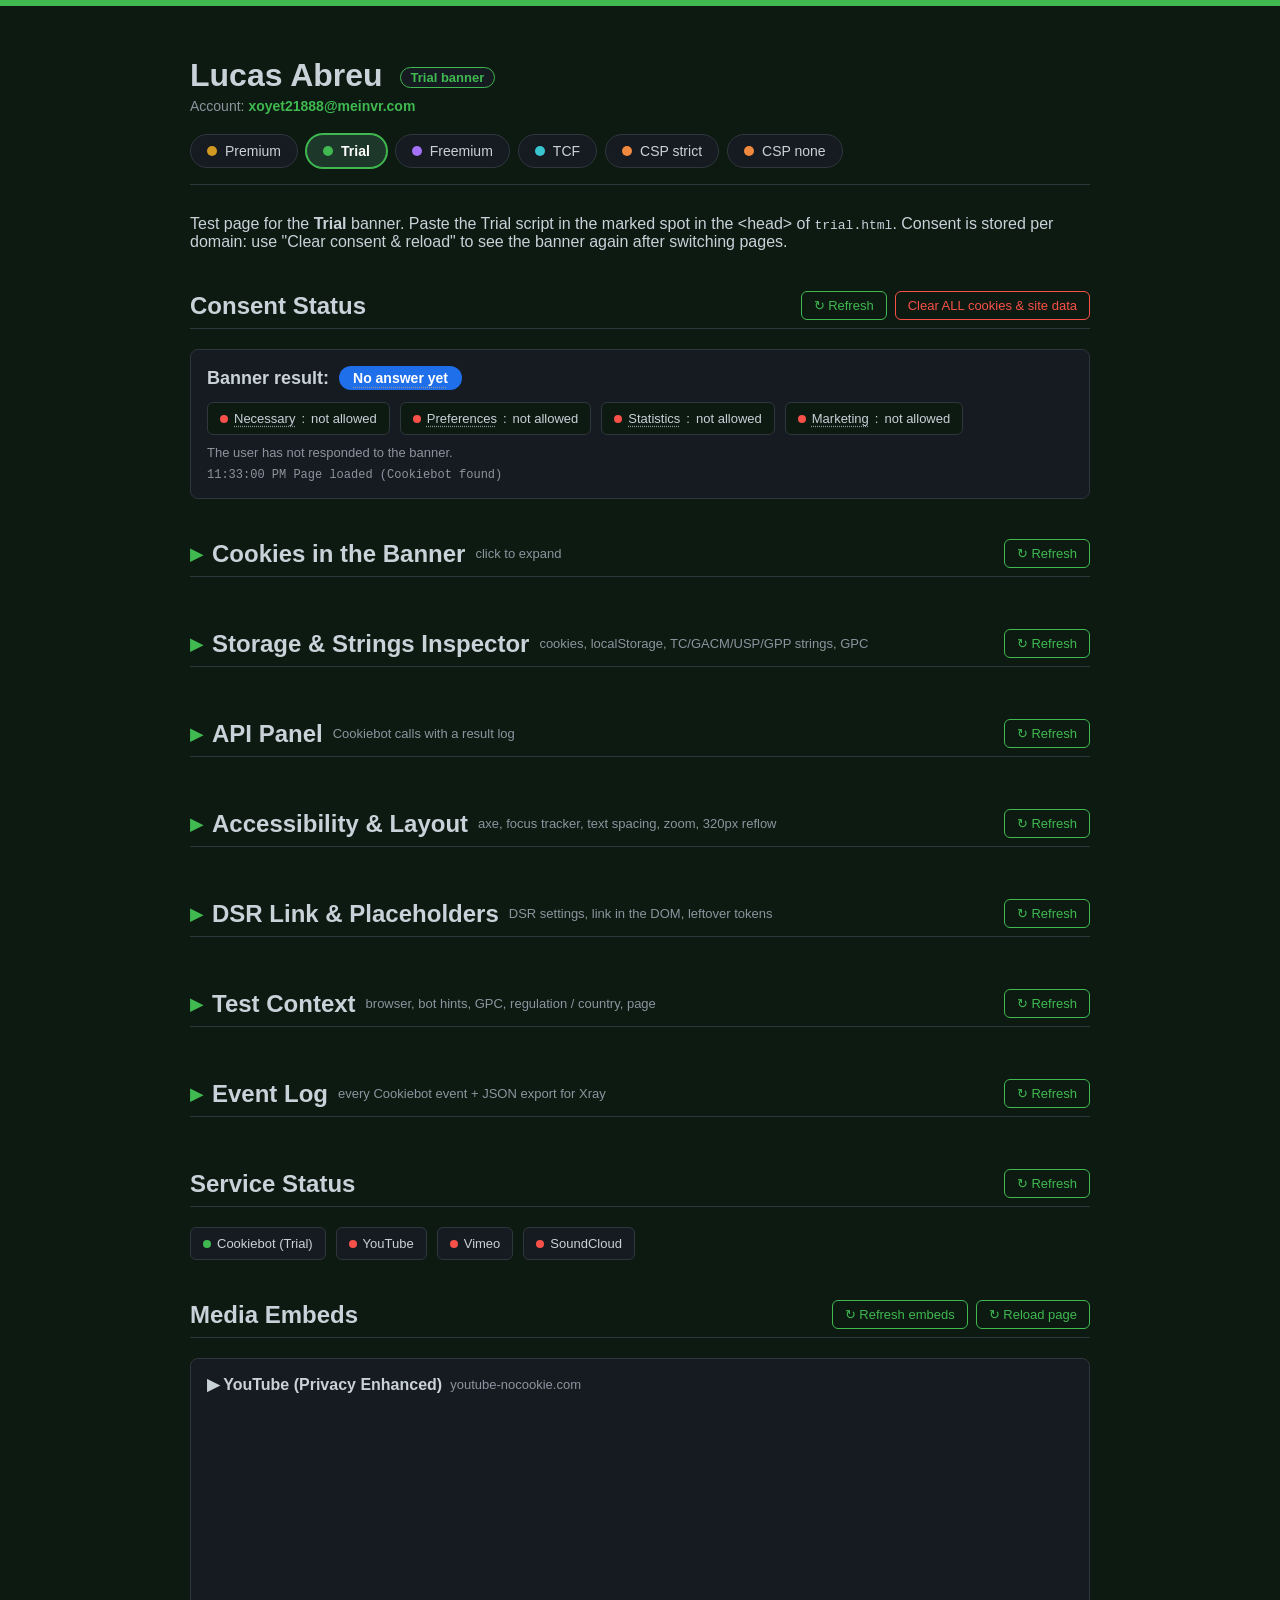
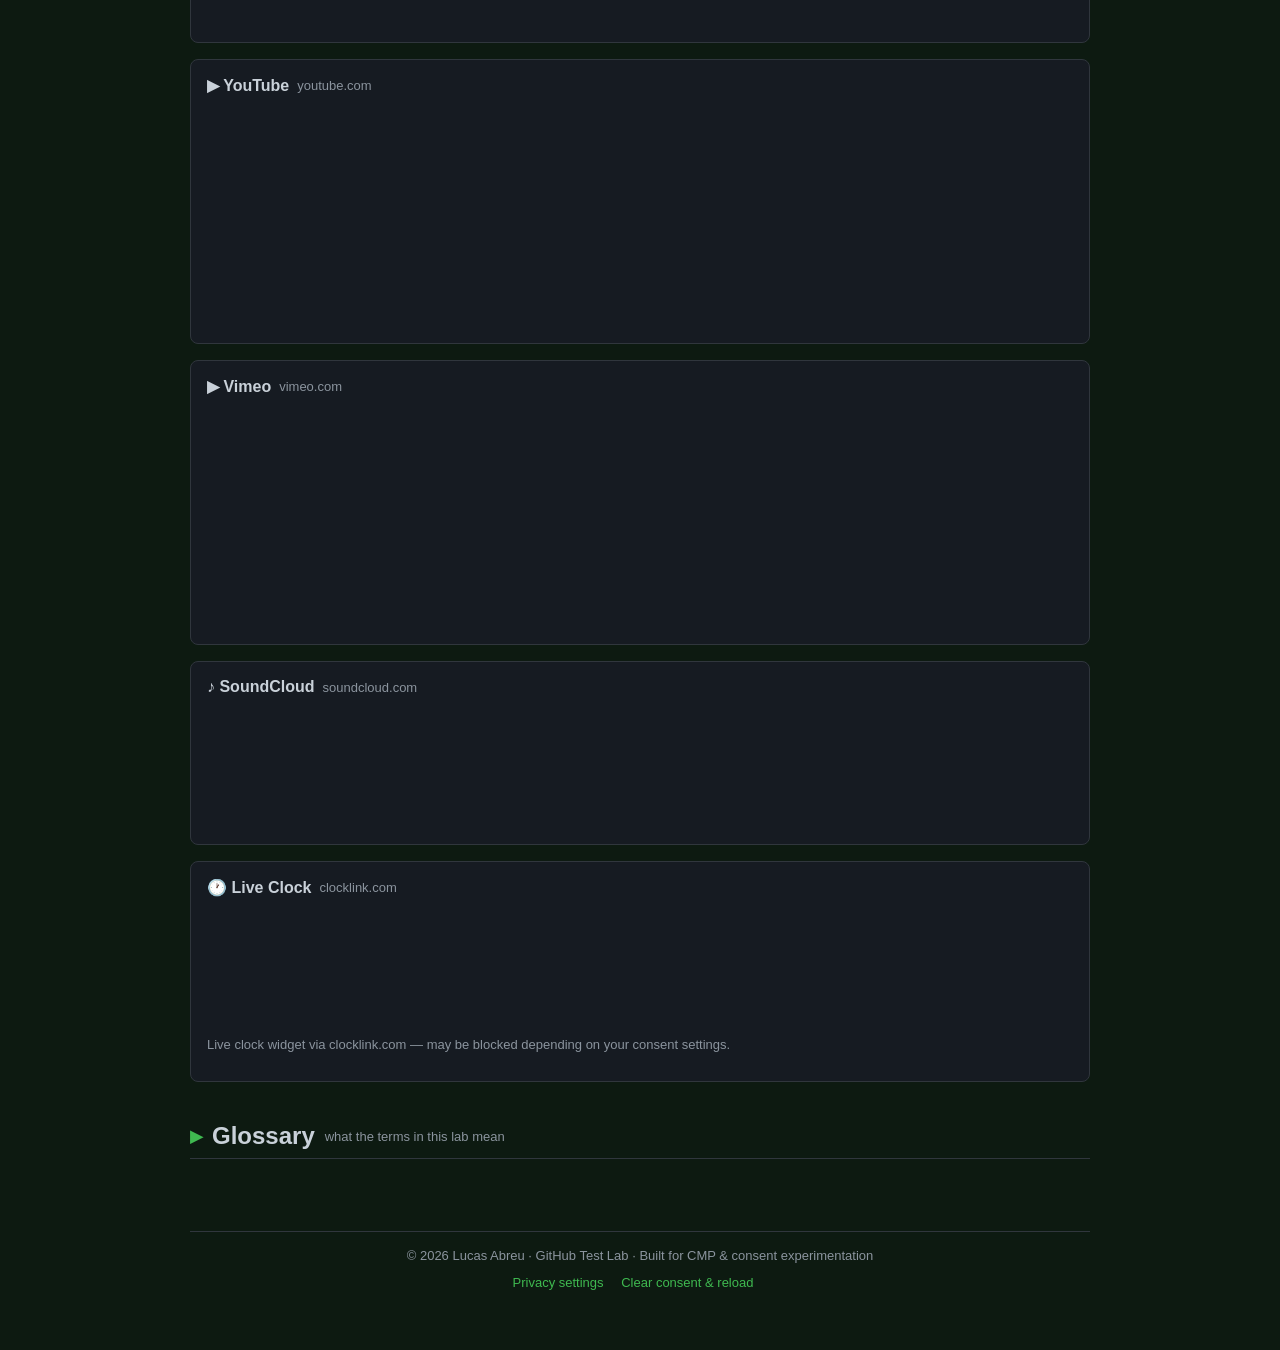
<file: trial.html>
<!DOCTYPE html>
<html lang="en">
<head>
<meta charset="UTF-8">
<meta name="viewport" content="width=device-width, initial-scale=1.0">
<title>Trial Banner - Lucas Abreu</title>

<!-- Records Cookiebot events from the very start: keep it BEFORE the banner script -->
<script src="event-log.js?v=20261014a"></script>
<!-- ▼▼▼ PASTE THE TRIAL BANNER SCRIPT HERE (must load before any other script/tracker) ▼▼▼ -->
<!--
<script id="Cookiebot" src="https://.../uc.js" data-cbid="YOUR-TRIAL-CBID" data-blockingmode="auto" type="text/javascript"></script>
-->
<!-- ▲▲▲ END OF TRIAL BANNER SCRIPT ▲▲▲ -->

<script id="Cookiebot" src="https://dev-consent-cookiebot-com.cookiebot.dev/uc.js" data-cbid="d0775725-b409-4d51-82dc-c1d057d332f5" data-blockingmode="auto" type="text/javascript"></script>

<link rel="stylesheet" href="style.css?v=20261014a">
</head>
<body class="page-trial">

<header>
  <h1>Lucas Abreu <span class="banner-tag">Trial banner</span></h1>
  <p class="account">Account: <strong>xoyet21888@meinvr.com</strong></p>
</header>

<nav aria-label="Banner pages">
  <a class="tab-premium" href="index.html">Premium</a>
  <a class="tab-trial" href="trial.html" aria-current="page">Trial</a>
  <a class="tab-freemium" href="freemium.html">Freemium</a>
  <a class="tab-tcf" href="tcf.html">TCF</a>
  <a class="tab-csp" href="csp-strict.html">CSP strict</a>
  <a class="tab-csp" href="csp-none.html">CSP none</a>
</nav>

<main>
  <p>Test page for the <strong>Trial</strong> banner. Paste the Trial script in the marked spot in the &lt;head&gt; of <code>trial.html</code>. Consent is stored per domain: use "Clear consent &amp; reload" to see the banner again after switching pages.</p>

  <h2 class="with-action"><span data-tip="What the banner says the visitor chose right now (read from window.Cookiebot), plus the events that changed it.">Consent Status</span>
    <span class="btn-group">
    <button type="button" class="btn-refresh" data-tip="Re-read the consent the banner currently reports" onclick="refreshConsentStatus()">&#8635; Refresh</button>
    <button type="button" class="btn-danger" data-tip="Wipes cookies, storage and caches for this site, then reloads" onclick="clearAllSiteData()">Clear ALL cookies &amp; site data</button>
    </span>
  </h2>
  <div class="card pending" id="consent-panel">
    <div class="consent-summary">Banner result: <span class="badge">Checking…</span></div>
    <div class="consent-cats">
      <div class="consent-cat" id="cat-necessary"><span class="dot"></span> Necessary: <span class="val">–</span></div>
      <div class="consent-cat" id="cat-preferences"><span class="dot"></span> Preferences: <span class="val">–</span></div>
      <div class="consent-cat" id="cat-statistics"><span class="dot"></span> Statistics: <span class="val">–</span></div>
      <div class="consent-cat" id="cat-marketing"><span class="dot"></span> Marketing: <span class="val">–</span></div>
    </div>
    <div class="consent-meta" id="consent-meta"></div>
    <ul id="consent-log"></ul>
  </div>

  <details class="collapsible">
    <summary><span data-tip="The cookie list the banner shows to visitors, loaded from the Cookiebot server for this domain group.">Cookies in the Banner</span> <span class="hint">click to expand</span>
      <button type="button" class="btn-refresh" data-tip="Reload the cookie list from the banner server" onclick="loadCookieDeclaration()">&#8635; Refresh</button>
    </summary>
    <p id="cookie-declaration-msg"></p>
    <div id="cookie-declaration"></div>
  </details>

  <details class="collapsible">
    <summary><span data-tip="What the banner actually wrote: cookies and the TCF consent string. Use it to verify the stored result after answering.">Storage &amp; Strings Inspector</span> <span class="hint">cookies, localStorage, TC/GACM/USP/GPP strings, GPC</span></summary>
    <div class="card" id="inspector"></div>
  </details>

  <details class="collapsible">
    <summary><span data-tip="One button per Cookiebot API call, so you do not type them in the DevTools console. Every call is logged with its result.">API Panel</span> <span class="hint">Cookiebot calls with a result log</span></summary>
    <div class="card" id="api-panel"></div>
  </details>

  <details class="collapsible">
    <summary><span data-tip="Accessibility and layout checks of the banner only (not this page): axe rules, focus order, text spacing, zoom, 320px reflow.">Accessibility &amp; Layout</span> <span class="hint">axe, focus tracker, text spacing, zoom, 320px reflow</span></summary>
    <div class="card" id="a11y-panel"></div>
  </details>

  <details class="collapsible">
    <summary><span data-tip="The Data subject request (DSR) link in the banner: what the script received, whether the link and its container are in the DOM, and any [#PLACEHOLDER#] left unreplaced.">DSR Link &amp; Placeholders</span> <span class="hint">DSR settings, link in the DOM, leftover tokens</span></summary>
    <div class="card" id="dsr-panel"></div>
  </details>

  <details class="collapsible">
    <summary><span data-tip="In which conditions this test runs: browser, bot hints, privacy signals and what Cookiebot reports.">Test Context</span> <span class="hint">browser, bot hints, GPC, regulation / country, page</span></summary>
    <div class="card" id="test-context"></div>
  </details>

  <details class="collapsible">
    <summary><span data-tip="Every Cookiebot event with its time and the consent state, kept across reloads. Export it as JSON for Xray.">Event Log</span> <span class="hint">every Cookiebot event + JSON export for Xray</span></summary>
    <div class="card" id="event-log"></div>
  </details>

  <h2 class="with-action"><span data-tip="Green = the embed received its src, so Cookiebot allowed it. Red = still blocked, waiting for consent in its category.">Service Status</span>
    <button type="button" class="btn-refresh" data-tip="Re-check which services are loaded or blocked" onclick="refreshServiceStatus()">&#8635; Refresh</button>
  </h2>
  <div id="status-panel">
    <div class="status-item"><span class="dot loaded"></span> Cookiebot (Trial)</div>
    <div class="status-item"><span class="dot" id="dot-yt"></span> YouTube</div>
    <div class="status-item"><span class="dot" id="dot-vimeo"></span> Vimeo</div>
    <div class="status-item"><span class="dot" id="dot-sc"></span> SoundCloud</div>
  </div>

  <h2 class="with-action"><span data-tip="Third-party embeds marked data-cookieconsent=marketing. They load only after Marketing consent.">Media Embeds</span>
    <span class="btn-group">
      <button type="button" class="btn-refresh" data-tip="Re-run blocked scripts and reload loaded embeds" onclick="reloadEmbeds()">&#8635; Refresh embeds</button>
      <button type="button" class="btn-refresh" data-tip="Full reload: use this if an embed is still blocked after Allow" onclick="location.reload()">&#8635; Reload page</button>
    </span>
  </h2>

  <div class="card">
    <div class="card-title">▶ YouTube (Privacy Enhanced) <span class="domain">youtube-nocookie.com</span></div>
    <iframe id="frame-yt-nc" height="220" data-src="https://www.youtube-nocookie.com/embed/bp612TdEK1c" data-cookieconsent="marketing" allowfullscreen></iframe>
  </div>

  <div class="card">
    <div class="card-title">▶ YouTube <span class="domain">youtube.com</span></div>
    <iframe id="frame-yt" height="220" data-src="https://www.youtube.com/embed/tROVq1lW0IU" data-cookieconsent="marketing" allowfullscreen></iframe>
  </div>

  <div class="card">
    <div class="card-title">▶ Vimeo <span class="domain">vimeo.com</span></div>
    <iframe id="frame-vimeo" height="220" data-src="https://player.vimeo.com/video/76979871" data-cookieconsent="marketing" allowfullscreen></iframe>
  </div>

  <div class="card">
    <div class="card-title">♪ SoundCloud <span class="domain">soundcloud.com</span></div>
    <iframe id="frame-sc" height="120" data-src="https://w.soundcloud.com/player/?url=https%3A//api.soundcloud.com/tracks/1398648325&color=%2358a6ff&auto_play=false&show_artwork=true" data-cookieconsent="marketing"></iframe>
  </div>

  <div class="card">
    <div class="card-title">🕐 Live Clock <span class="domain">clocklink.com</span></div>
    <iframe height="120" src="https://www.clocklink.com/html5embed.php?clock=004&timezone=ACST&color=green&size=120"></iframe>
    <p class="note">Live clock widget via clocklink.com — may be blocked depending on your consent settings.</p>
  </div>

  <details class="collapsible">
    <summary><span data-tip="What every technical term used in this lab means. Terms with a dotted underline also explain themselves on hover, focus or tap.">Glossary</span> <span class="hint">what the terms in this lab mean</span></summary>
    <div class="card" id="glossary"></div>
  </details>
</main>

<footer>
  &copy; 2026 Lucas Abreu · GitHub Test Lab · Built for CMP & consent experimentation
  <div class="tools">
    <a data-tip="Reopen the banner" onclick="window.Cookiebot && window.Cookiebot.show()">Privacy settings</a>
    <a data-tip="Delete only the consent cookies and reload" onclick="clearConsent()">Clear consent &amp; reload</a>
  </div>
</footer>

<script src="status.js?v=20261014a"></script>
<script src="lab-ui.js?v=20261014a"></script>
<script src="inspector.js?v=20261014a"></script>
<script src="api-panel.js?v=20261014a"></script>
<script src="a11y-panel.js?v=20261014a"></script>
<script src="dsr-panel.js?v=20261014b"></script>
<script src="context-panel.js?v=20261014a"></script>
<script src="events-panel.js?v=20261014a"></script>
<script src="glossary.js?v=20261014a"></script>
</body>
</html>
</file>
<file: style.css>
:root {
  --bg: #0d1117;
  --panel: #161b22;
  --border: #30363d;
  --text: #c9d1d9;
  --muted: #8b949e;
  --accent: #58a6ff;
}
* { box-sizing: border-box; }
body {
  background: var(--bg);
  color: var(--text);
  font-family: -apple-system, BlinkMacSystemFont, "Segoe UI", Roboto, sans-serif;
  margin: 0;
  padding: 0 20px 60px;
}
header {
  max-width: 900px;
  margin: 0 auto;
  padding-top: 30px;
}
h1 { margin-bottom: 4px; }
main { max-width: 900px; margin: 0 auto; }
h2 {
  border-bottom: 1px solid var(--border);
  padding-bottom: 8px;
  margin-top: 40px;
}
.card {
  background: var(--panel);
  border: 1px solid var(--border);
  border-radius: 8px;
  padding: 16px;
  margin-bottom: 16px;
}
.card-title {
  display: flex;
  align-items: center;
  gap: 8px;
  font-weight: 600;
  margin-bottom: 8px;
}
.card-title .domain {
  font-weight: 400;
  color: var(--muted);
  font-size: 13px;
}
.card iframe, .card video {
  width: 100%;
  border: none;
  border-radius: 6px;
}
.card p.note {
  color: var(--muted);
  font-size: 13px;
  margin-top: 8px;
}
#status-panel {
  display: flex;
  flex-wrap: wrap;
  gap: 10px;
}
.status-item {
  background: var(--panel);
  border: 1px solid var(--border);
  border-radius: 6px;
  padding: 8px 12px;
  font-size: 13px;
  display: flex;
  align-items: center;
  gap: 6px;
}
.dot {
  width: 8px;
  height: 8px;
  border-radius: 50%;
  background: var(--muted);
  display: inline-block;
}
.dot.loaded { background: #3fb950; }
.dot.blocked { background: #f85149; }
footer {
  max-width: 900px;
  margin: 60px auto 0;
  padding-top: 16px;
  border-top: 1px solid var(--border);
  color: var(--muted);
  font-size: 13px;
  text-align: center;
}
.banner-tag {
  display: inline-block;
  background: var(--panel);
  border: 1px solid var(--accent);
  color: var(--accent);
  border-radius: 12px;
  padding: 2px 10px;
  font-size: 13px;
  margin-left: 8px;
  vertical-align: middle;
}
.tools { margin-top: 12px; font-size: 13px; }
.tools a { color: var(--accent); margin-right: 14px; cursor: pointer; }

/* Per-page theme colors so each banner page is easy to tell apart */
body { border-top: 6px solid var(--accent); }
body.page-trial     { --accent: #3fb950; --bg: #0d1a11; }
body.page-premium   { --accent: #d29922; --bg: #1a150a; }
body.page-freemium  { --accent: #a371f7; --bg: #150f1f; }
body.page-tcf       { --accent: #39c5cf; --bg: #0a1819; }

.account { color: var(--muted); font-size: 14px; margin: 4px 0 0; }
.account strong { color: var(--accent); font-weight: 600; user-select: all; }

/* Navigation tabs: one per banner, colored like its page */
nav {
  max-width: 900px;
  margin: 20px auto 30px;
  display: flex;
  flex-wrap: wrap;
  gap: 8px;
  border-bottom: 1px solid var(--border);
  padding-bottom: 16px;
}
nav a {
  --tab: var(--accent);
  display: inline-flex;
  align-items: center;
  gap: 8px;
  padding: 8px 16px;
  border: 1px solid var(--border);
  border-radius: 999px;
  background: var(--panel);
  color: var(--text);
  font-size: 14px;
  font-weight: 500;
  text-decoration: none;
  transition: border-color .15s, background .15s, transform .15s;
}
nav a::before {
  content: "";
  width: 10px;
  height: 10px;
  border-radius: 50%;
  background: var(--tab);
}
nav a:hover { border-color: var(--tab); transform: translateY(-1px); }
nav a[aria-current="page"] {
  border-color: var(--tab);
  background: color-mix(in srgb, var(--tab) 18%, var(--panel));
  color: #fff;
  font-weight: 600;
  box-shadow: 0 0 0 1px var(--tab);
  pointer-events: none;
}
nav a.tab-premium  { --tab: #d29922; }
nav a.tab-trial    { --tab: #3fb950; }
nav a.tab-freemium { --tab: #a371f7; }
nav a.tab-tcf      { --tab: #39c5cf; }

/* Consent status panel */
#consent-panel .consent-summary {
  display: flex;
  align-items: center;
  gap: 10px;
  font-size: 18px;
  font-weight: 600;
  margin-bottom: 12px;
}
#consent-panel .consent-summary .badge {
  border-radius: 999px;
  padding: 4px 14px;
  font-size: 14px;
  background: var(--border);
  color: var(--text);
}
#consent-panel.accepted .badge { background: #238636; color: #fff; }
#consent-panel.declined .badge { background: #da3633; color: #fff; }
#consent-panel.partial  .badge { background: #9e6a03; color: #fff; }
#consent-panel.pending  .badge { background: #1f6feb; color: #fff; }
#consent-panel.nobanner .badge { background: #6e7681; color: #fff; }
.consent-cats { display: flex; flex-wrap: wrap; gap: 10px; }
.consent-cat {
  background: var(--bg);
  border: 1px solid var(--border);
  border-radius: 6px;
  padding: 8px 12px;
  font-size: 13px;
  display: flex;
  align-items: center;
  gap: 6px;
}
.consent-cat .dot.on  { background: #3fb950; }
.consent-cat .dot.off { background: #f85149; }
.consent-meta { color: var(--muted); font-size: 13px; margin-top: 10px; }
#consent-log {
  list-style: none;
  margin: 8px 0 0;
  padding: 0;
  font-family: ui-monospace, SFMono-Regular, Menlo, monospace;
  font-size: 12px;
  color: var(--muted);
  max-height: 120px;
  overflow-y: auto;
}

/* Cookie declaration (rendered by Cookiebot's cd.js) */
#cookie-declaration {
  background: #fff;
  color: #141414;
  border-radius: 8px;
  padding: 16px;
  overflow-x: auto;
}
#cookie-declaration-msg { color: var(--muted); font-size: 13px; margin: 0 0 8px; }

/* Section title with an action button on the right */
h2.with-action {
  display: flex;
  align-items: center;
  justify-content: space-between;
  gap: 12px;
  flex-wrap: wrap;
}
.btn-danger {
  background: transparent;
  color: #f85149;
  border: 1px solid #f85149;
  border-radius: 6px;
  padding: 6px 12px;
  font-size: 13px;
  font-weight: 500;
  cursor: pointer;
}
.btn-danger:hover { background: #f85149; color: #fff; }

/* Collapsible section (closed by default), styled like an h2 */
details.collapsible { margin-top: 40px; }
details.collapsible > summary {
  list-style: none;
  cursor: pointer;
  display: flex;
  align-items: center;
  gap: 10px;
  font-size: 1.5em;
  font-weight: 700;
  border-bottom: 1px solid var(--border);
  padding-bottom: 8px;
  margin-bottom: 12px;
  user-select: none;
}
details.collapsible > summary::-webkit-details-marker { display: none; }
details.collapsible > summary::before {
  content: "▸";
  color: var(--accent);
  transition: transform .15s;
}
details.collapsible[open] > summary::before { transform: rotate(90deg); }
details.collapsible > summary:hover { color: var(--accent); }
details.collapsible > summary .hint { font-size: 13px; font-weight: 400; color: var(--muted); }

/* CSP pages */
body.page-csp { --accent: #f0883e; --bg: #1a110a; }
nav a.tab-csp { --tab: #f0883e; }

/* Lab panels (inspector.js, api-panel.js, csp-checker.js) */
.lab-offscreen { position: fixed; left: -9999px; top: 0; }
.lab-section { border-bottom: 1px solid var(--border); padding: 12px 0; }
.lab-section:last-child { border-bottom: 0; }
.lab-section-head, .lab-toolbar, .lab-row {
  display: flex; align-items: center; gap: 8px; flex-wrap: wrap; margin: 6px 0;
}
.lab-section-head { justify-content: space-between; }
.lab-hint { color: var(--muted); font-size: 12px; margin: 2px 0 6px; }
.lab-inline { font-size: 13px; color: var(--muted); cursor: pointer; }
.lab-btn {
  background: var(--bg); color: var(--text); border: 1px solid var(--border);
  border-radius: 6px; padding: 6px 12px; font-size: 13px; cursor: pointer;
}
.lab-btn:hover { border-color: var(--accent); color: var(--accent); }
.lab-btn-small { padding: 2px 8px; font-size: 12px; }
.lab-input {
  background: var(--bg); color: var(--text); border: 1px solid var(--border);
  border-radius: 6px; padding: 6px 10px; font-size: 13px; min-width: 220px;
}
.lab-pre {
  background: var(--bg); border: 1px solid var(--border); border-radius: 6px;
  padding: 10px; margin: 6px 0 0; font-size: 12px; max-height: 220px;
  overflow: auto; white-space: pre-wrap; word-break: break-all;
  font-family: ui-monospace, SFMono-Regular, Menlo, monospace;
}
.lab-check { font-size: 13px; font-weight: 600; margin: 4px 0; }
.lab-check.ok, td.ok { color: #3fb950; }
.lab-check.bad, td.bad { color: #f85149; }
.lab-log { max-height: 360px; overflow-y: auto; }
.lab-log-entry { border-left: 3px solid var(--border); padding-left: 10px; margin: 8px 0; }
.lab-log-entry.ok { border-color: #3fb950; }
.lab-log-entry.bad { border-color: #f85149; }
.lab-log-head { font-size: 12px; color: var(--muted); font-family: ui-monospace, Menlo, monospace; }
.lab-table-wrap { overflow-x: auto; margin: 6px 0 14px; }
.lab-table { border-collapse: collapse; width: 100%; font-size: 12px; }
.lab-table th, .lab-table td {
  border: 1px solid var(--border); padding: 4px 8px; text-align: left;
  vertical-align: top; word-break: break-all;
}
.lab-table th { background: var(--bg); color: var(--muted); }

/* CSS-only tooltip: add data-tip="..." (Lab.el accepts tip:) - shows on hover and keyboard focus */
[data-tip] { position: relative; }
[data-tip]:hover::after, [data-tip]:focus-visible::after, .lab-term:focus::after {
  content: attr(data-tip);
  position: absolute;
  left: 0;
  bottom: calc(100% + 6px);
  z-index: 10;
  width: max-content;
  max-width: 260px;
  padding: 6px 10px;
  border-radius: 6px;
  background: #000;
  color: #fff;
  border: 1px solid var(--border);
  font-size: 12px;
  font-weight: 400;
  line-height: 1.4;
  white-space: normal;
  text-align: left;
  pointer-events: none;
}

/* Right-aligned controls: open the tooltip leftwards so it stays on screen */
.lab-section-head [data-tip]:hover::after,
.lab-section-head [data-tip]:focus-visible::after { left: auto; right: 0; }

/* Section refresh buttons (main pages) */
.btn-refresh {
  background: transparent;
  color: var(--accent);
  border: 1px solid var(--accent);
  border-radius: 6px;
  padding: 6px 12px;
  font-size: 13px;
  font-weight: 500;
  cursor: pointer;
}
.btn-refresh:hover { background: var(--accent); color: var(--bg); }
.btn-group { display: flex; gap: 8px; flex-wrap: wrap; }
.section-actions { margin: 0 0 8px; }
/* h2 font-weight leaks into tooltips; right-aligned buttons open leftwards */
h2.with-action [data-tip]:hover::after,
h2.with-action [data-tip]:focus-visible::after { left: auto; right: 0; }

/* Refresh button on the title row of a collapsible section */
details.collapsible > summary .btn-refresh,
details.collapsible > summary .lab-summary-btn { margin-left: auto; font-size: 13px; font-weight: 500; flex-shrink: 0; }
details.collapsible > summary [data-tip]:hover::after,
details.collapsible > summary [data-tip]:focus-visible::after { left: auto; right: 0; }

/* Accessibility & Layout panel: stress the banner (toggled by classes on <html>) */
html.lab-a11y-spacing #CybotCookiebotDialog,
html.lab-a11y-spacing #CybotCookiebotDialog * {
  line-height: 1.5 !important;
  letter-spacing: 0.12em !important;
  word-spacing: 0.16em !important;
}
html.lab-a11y-spacing #CybotCookiebotDialog p { margin-bottom: 2em !important; }
html.lab-a11y-zoom-150 #CybotCookiebotDialog { zoom: 1.5; }
html.lab-a11y-zoom-200 #CybotCookiebotDialog { zoom: 2; }
.lab-a11y-focuslog { height: 200px; max-height: none; }

/* Glossary terms (glossary.js): dotted underline, tooltip on hover / focus / tap */
abbr.lab-term {
  text-decoration: underline dotted var(--muted);
  text-underline-offset: 3px;
  cursor: help;
}
abbr.lab-term:focus-visible { outline: 1px solid var(--accent); outline-offset: 2px; }
/* Tooltip would leave the screen on the right: open it leftwards */
[data-tip].tip-left:hover::after,
[data-tip].tip-left:focus-visible::after,
.lab-term.tip-left:focus::after { left: auto; right: 0; }
.lab-hidden { display: none; }
.lab-gloss-item { padding: 8px 0; border-bottom: 1px solid var(--border); font-size: 13px; }
.lab-gloss-item strong { color: var(--accent); }
</file>
